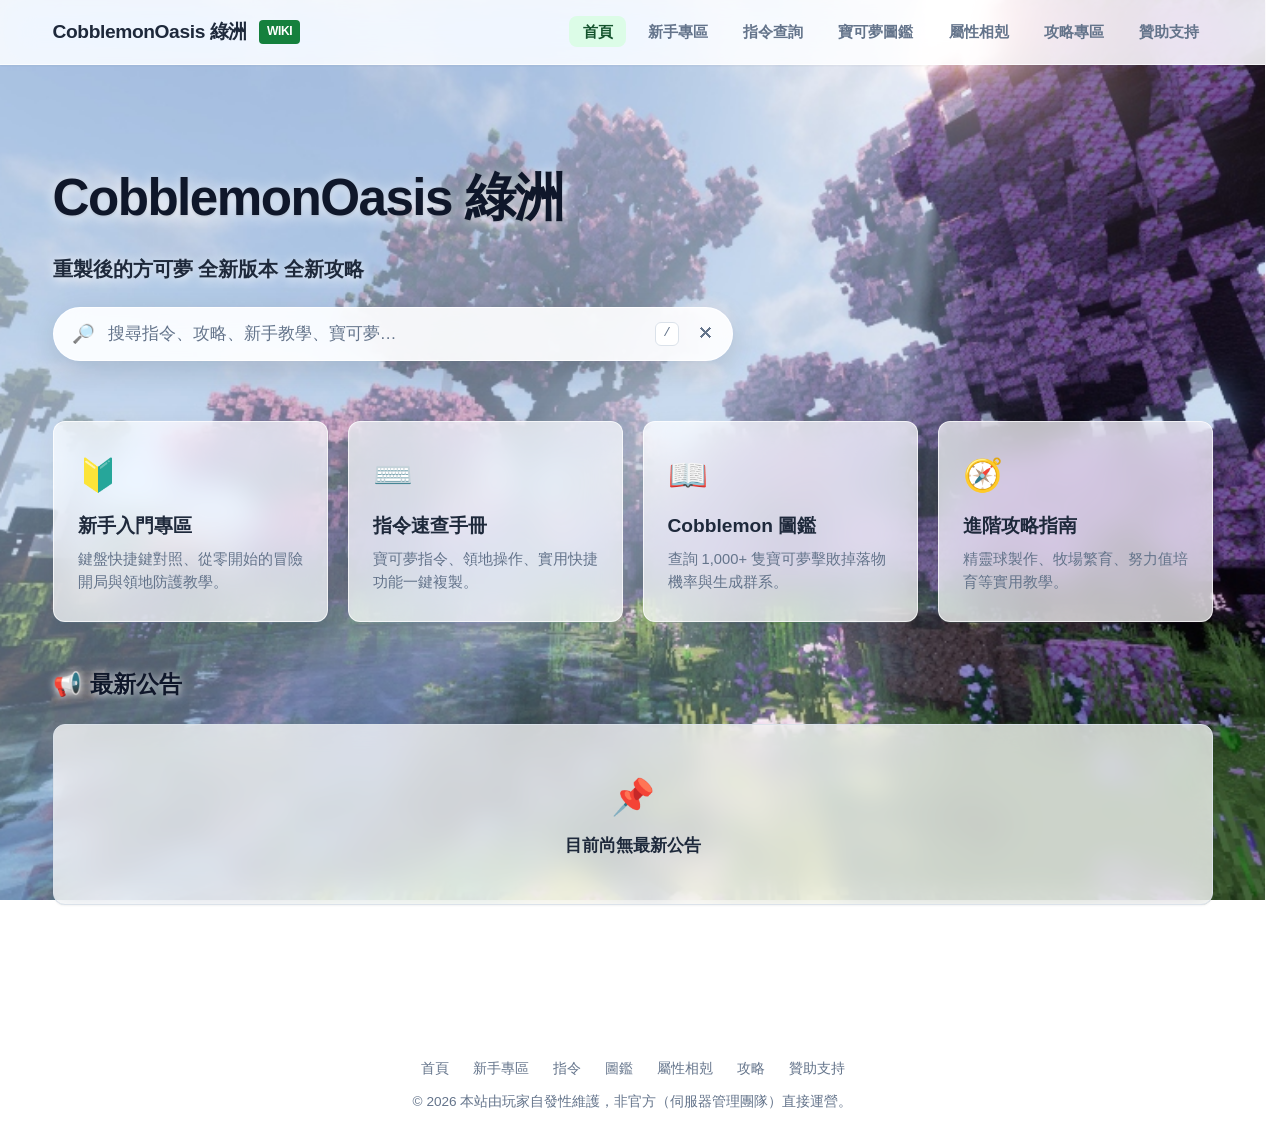
<file: index.html>
<!DOCTYPE html>
<html lang="zh-TW">
<head>
  <meta charset="UTF-8">
  <meta name="viewport" content="width=device-width, initial-scale=1.0">
  <title>CobblemonOasis 綠洲 - 官方百科與指南</title>
  <link rel="stylesheet" href="css/main.css">
  <link rel="stylesheet" href="css/search.css">
  <style>
    /* Full Page Cherry Blossom Wallpaper */
    body {
      background: url('images/banners/hero-bg.jpg') center top / cover no-repeat fixed;
      min-height: 100vh;
      display: flex;
      flex-direction: column;
    }

    /* Glass Frosted Surfaces (Glassmorphism) */
    .site-header {
      background: rgba(255, 255, 255, 0.85);
      backdrop-filter: blur(16px) saturate(180%);
      -webkit-backdrop-filter: blur(16px) saturate(180%);
      border-bottom: 1px solid rgba(255, 255, 255, 0.65);
    }

    .site-footer {
      background: rgba(255, 255, 255, 0.85);
      backdrop-filter: blur(14px) saturate(180%);
      -webkit-backdrop-filter: blur(14px) saturate(180%);
      border-top: 1px solid rgba(255, 255, 255, 0.65);
      margin-top: auto;
    }

    /* Open Floating Hero Section (Left-aligned & perfectly flush with content) */
    .hero-open-section {
      padding: 3.5rem 0 2rem;
      text-align: left;
      max-width: 100%;
      margin: 0 0 1.75rem 0;
      position: relative;
    }
    .hero-badge {
      display: inline-block;
      font-size: 0.85rem;
      font-weight: 800;
      background: rgba(255, 255, 255, 0.85);
      backdrop-filter: blur(12px);
      -webkit-backdrop-filter: blur(12px);
      color: var(--primary-text);
      border: 1px solid rgba(255, 255, 255, 0.85);
      padding: 5px 16px;
      border-radius: 999px;
      text-transform: uppercase;
      letter-spacing: 0.05em;
      margin-bottom: 0.85rem;
      box-shadow: 0 4px 15px rgba(0, 0, 0, 0.06);
    }
    .hero-title {
      font-size: 3.2rem;
      font-weight: 900;
      color: #0f172a;
      letter-spacing: -0.03em;
      margin: 0.25rem 0 0.85rem;
      text-align: left;
      text-shadow: 0 2px 14px rgba(255, 255, 255, 0.95), 0 1px 3px rgba(0, 0, 0, 0.2);
    }
    .hero-tagline {
      font-size: 1.25rem;
      color: #1e293b;
      font-weight: 700;
      line-height: 1.6;
      margin: 0;
      max-width: 780px;
      text-align: left;
      text-shadow: 0 2px 12px rgba(255, 255, 255, 0.95);
    }

    /* Frosted Glass Quick Navigation Cards */
    .nav-card {
      background: rgba(255, 255, 255, 0.72);
      backdrop-filter: blur(16px) saturate(180%);
      -webkit-backdrop-filter: blur(16px) saturate(180%);
      border: 1px solid rgba(255, 255, 255, 0.7);
      border-radius: var(--radius-lg);
      padding: 1.75rem 1.5rem;
      text-decoration: none;
      color: inherit;
      box-shadow: 0 8px 30px rgba(0, 0, 0, 0.07);
      transition: all 0.25s cubic-bezier(0.16, 1, 0.3, 1);
      display: flex;
      flex-direction: column;
      justify-content: space-between;
    }
    .nav-card:hover {
      transform: translateY(-4px);
      background: rgba(255, 255, 255, 0.88);
      border-color: rgba(255, 255, 255, 0.95);
      box-shadow: 0 14px 40px rgba(0, 0, 0, 0.12);
    }

    /* Inner Announcement Items (Frosted Glass) */
    .announcement-item {
      background: rgba(255, 255, 255, 0.75);
      backdrop-filter: blur(14px) saturate(180%);
      -webkit-backdrop-filter: blur(14px) saturate(180%);
      border: 1px solid rgba(255, 255, 255, 0.8);
      border-radius: var(--radius-md);
      padding: 1.25rem 1.5rem;
      transition: all 0.2s ease;
      box-shadow: 0 4px 16px rgba(0, 0, 0, 0.05);
    }
    .announcement-item:hover {
      background: rgba(255, 255, 255, 0.92);
      border-color: #cbd5e1;
      transform: translateY(-2px);
      box-shadow: 0 8px 24px rgba(0, 0, 0, 0.08);
    }
    .announcement-item.pinned {
      border-left: 4px solid var(--accent-red);
      background: rgba(255, 254, 250, 0.9);
    }
    .announcement-tag {
      font-size: 0.75rem;
      font-weight: 800;
      padding: 2px 8px;
      border-radius: var(--radius-sm);
      display: inline-block;
    }
    .tag-活動 { background: #fee2e2; color: #991b1b; }
    .tag-更新 { background: #dcfce7; color: #166534; }
    .tag-維護 { background: #fef3c7; color: #92400e; }
    .tag-重要 { background: #e0e7ff; color: #3730a3; }
    .tag-一般 { background: #f1f5f9; color: #475569; }
  </style>
</head>
<body>

  <!-- Top Navigation -->
  <header class="site-header">
    <div class="nav-container">
      <a href="index.html" class="brand-link">
        <span class="server-name-target">CobblemonOasis 綠洲</span>
        <span class="brand-badge">WIKI</span>
      </a>
      <ul class="nav-links">
        <li><a href="index.html" class="active">首頁</a></li>
        <li><a href="beginner.html">新手專區</a></li>
        <li><a href="commands.html">指令查詢</a></li>
        <li><a href="pokedex.html">寶可夢圖鑑</a></li>
        <li><a href="type-chart.html">屬性相剋</a></li>
        <li><a href="guides.html">攻略專區</a></li>
        <li><a href="donate.html">贊助支持</a></li>
      </ul>
    </div>
  </header>

  <!-- Main Content -->
  <main class="main-content">
    
    <!-- Hero Section (Left-aligned & perfectly flush with content) -->
    <section class="hero-open-section">
      <h1 id="hero-title" class="server-name-target hero-title">
        CobblemonOasis 綠洲
      </h1>
      <p id="hero-tagline" class="hero-tagline">
        在全新的方塊世界中，踏上專屬於你的寶可夢冒險旅程！
      </p>

      <!-- 全站搜尋 -->
      <div class="site-search" role="search">
        <div class="site-search-bar">
          <span class="ss-icon" aria-hidden="true">🔎</span>
          <input id="site-search-input" type="text" enterkeyhint="search" autocomplete="off" spellcheck="false" aria-label="搜尋全站" aria-expanded="false" placeholder="搜尋指令、攻略、新手教學、寶可夢…">
          <span class="ss-kbd" title="按 / 快速搜尋">/</span>
          <button type="button" class="ss-clear" id="site-search-clear" aria-label="清除" title="清除">✕</button>
        </div>
        <div id="site-search-results" class="site-search-results"></div>
      </div>
    </section>

    <!-- Quick Navigation Hub (Frosted Glass Cards) -->
    <div id="hero-quick-nav" style="display: grid; grid-template-columns: repeat(auto-fit, minmax(260px, 1fr)); gap: 1.25rem; margin-bottom: 2.75rem;">
      <a href="beginner.html" class="nav-card">
        <div>
          <div style="font-size: 2rem; margin-bottom: 0.65rem;">🔰</div>
          <div style="font-weight: 800; font-size: 1.2rem; margin-bottom: 0.35rem; color: var(--text-main);">新手入門專區</div>
          <div style="font-size: 0.92rem; color: var(--text-muted); line-height: 1.55;">鍵盤快捷鍵對照、從零開始的冒險開局與領地防護教學。</div>
        </div>
      </a>
      <a href="commands.html" class="nav-card">
        <div>
          <div style="font-size: 2rem; margin-bottom: 0.65rem;">⌨️</div>
          <div style="font-weight: 800; font-size: 1.2rem; margin-bottom: 0.35rem; color: var(--text-main);">指令速查手冊</div>
          <div style="font-size: 0.92rem; color: var(--text-muted); line-height: 1.55;">寶可夢指令、領地操作、實用快捷功能一鍵複製。</div>
        </div>
      </a>
      <a href="pokedex.html" class="nav-card">
        <div>
          <div style="font-size: 2rem; margin-bottom: 0.65rem;">📖</div>
          <div style="font-weight: 800; font-size: 1.2rem; margin-bottom: 0.35rem; color: var(--text-main);">Cobblemon 圖鑑</div>
          <div style="font-size: 0.92rem; color: var(--text-muted); line-height: 1.55;">查詢 1,000+ 隻寶可夢擊敗掉落物機率、群系加成與立繪。</div>
        </div>
      </a>
      <a href="guides.html" class="nav-card">
        <div>
          <div style="font-size: 2rem; margin-bottom: 0.65rem;">🧭</div>
          <div style="font-weight: 800; font-size: 1.2rem; margin-bottom: 0.35rem; color: var(--text-main);">進階攻略指南</div>
          <div style="font-size: 0.92rem; color: var(--text-muted); line-height: 1.55;">精靈球製作、牧場繁育、努力值培育等實用教學。</div>
        </div>
      </a>
    </div>

    <!-- Server Announcement Section (Flush left with navigation grid) -->
    <section class="announcements-section" style="margin-bottom: 3.5rem;">
      <div style="margin-bottom: 1.25rem; display: flex; justify-content: space-between; align-items: center;">
        <h2 style="font-size: 1.45rem; font-weight: 800; color: #0f172a; display: flex; align-items: center; gap: 0.5rem; margin: 0; text-shadow: 0 1px 8px rgba(255,255,255,0.95);">
          <span>📢</span>
          <span>最新公告</span>
        </h2>
        <span style="font-size: 0.88rem; color: #1e293b; font-weight: 700; text-shadow: 0 1px 6px rgba(255,255,255,0.95);" id="announcement-count-info"></span>
      </div>

      <!-- Announcement List Container -->
      <div id="announcement-list" style="display: flex; flex-direction: column; gap: 0.85rem;"></div>

      <!-- Empty State -->
      <div id="announcement-empty" class="card" style="display: none; text-align: center; padding: 2.75rem 1.5rem; color: var(--text-muted); background: rgba(255, 255, 255, 0.75); backdrop-filter: blur(14px);">
        <div style="font-size: 2.2rem; margin-bottom: 0.5rem;">📌</div>
        <div style="font-weight: 700; font-size: 1.05rem; color: var(--text-main);">目前尚無最新公告</div>      </div>
    </section>

  </main>

  <!-- Site Footer -->
  <footer class="site-footer">
    <div class="footer-links">
      <a href="index.html">首頁</a>
      <a href="beginner.html">新手專區</a>
      <a href="commands.html">指令</a>
      <a href="pokedex.html">圖鑑</a>
      <a href="type-chart.html">屬性相剋</a>
      <a href="guides.html">攻略</a>
      <a href="donate.html">贊助支持</a>
    </div>
    <p>© 2026 本站由玩家自發性維護，非官方（伺服器管理團隊）直接運營。</p>
  </footer>

  <script src="data/database.js"></script>
  <script src="js/core.js"></script>
  <script src="js/vendor/fuse.min.js"></script>
  <script src="js/search.js"></script>
  <script>
    document.addEventListener('DOMContentLoaded', async () => {
      const cfg = await Core.loadJSON('config', 'data/config.json');
      if (cfg) {
        if (cfg.serverName) {
          const expectedTitle = `${cfg.serverName} - 官方百科與指南`;
          if (document.title !== expectedTitle) document.title = expectedTitle;
          document.querySelectorAll('.server-name-target').forEach(el => {
            if (el.textContent !== cfg.serverName) el.textContent = cfg.serverName;
          });
        }
        if (cfg.tagline) {
          document.getElementById('hero-tagline').textContent = cfg.tagline;
        }

        // Render Quick Nav Cards from config
        if (cfg.quickNav && Array.isArray(cfg.quickNav) && cfg.quickNav.length > 0) {
          const navContainer = document.getElementById('hero-quick-nav');
          if (navContainer) {
            navContainer.innerHTML = cfg.quickNav.map(item => `
              <a href="${escapeHTML(item.link || '#')}" class="nav-card">
                <div>
                  <div style="font-size: 2rem; margin-bottom: 0.65rem;">${escapeHTML(item.icon || '📌')}</div>
                  <div style="font-weight: 800; font-size: 1.2rem; margin-bottom: 0.35rem; color: var(--text-main);">${escapeHTML(item.title || '')}</div>
                  <div style="font-size: 0.92rem; color: var(--text-muted); line-height: 1.55;">${escapeHTML(item.desc || '')}</div>
                </div>
              </a>
            `).join('');
          }
        }
      }

      // Load Announcements
      const announcements = await Core.loadJSON('announcements', 'data/announcements.json') || [];
      const annList = document.getElementById('announcement-list');
      const annEmpty = document.getElementById('announcement-empty');
      const annCountInfo = document.getElementById('announcement-count-info');

      if (!announcements || announcements.length === 0) {
        if (annEmpty) annEmpty.style.display = 'block';
        if (annCountInfo) annCountInfo.textContent = '';
      } else {
        if (annEmpty) annEmpty.style.display = 'none';
        if (annCountInfo) annCountInfo.textContent = `共 ${announcements.length} 則動態`;

        // Pinned announcements always rise to the top, then sorted by date
        const sortedAnnouncements = [...announcements].sort((a, b) => {
          const aPin = a.pinned ? 1 : 0;
          const bPin = b.pinned ? 1 : 0;
          if (aPin !== bPin) return bPin - aPin;
          return (b.date || '').localeCompare(a.date || '');
        });

        sortedAnnouncements.forEach(a => {
          const item = document.createElement('div');
          const isPinned = a.pinned ? 'pinned' : '';
          item.className = `announcement-item ${isPinned}`;

          const tagClass = 'tag-' + (a.category || '一般');
          item.innerHTML = `
            <div style="display: flex; justify-content: space-between; align-items: flex-start; gap: 0.75rem; flex-wrap: wrap;">
              <div style="display: flex; align-items: center; gap: 0.5rem;">
                ${a.pinned ? '<span style="font-size: 0.75rem; font-weight: 800; background: #dc2626; color: #fff; padding: 2px 6px; border-radius: var(--radius-sm);">📌 置頂</span>' : ''}
                <span class="announcement-tag ${tagClass}">${escapeHTML(a.category || '公告')}</span>
                <span style="font-weight: 800; font-size: 1.05rem; color: var(--text-main);">${escapeHTML(a.title || '無標題')}</span>
              </div>
              <div style="font-size: 0.8rem; color: var(--text-muted); font-family: var(--font-mono);">
                ${escapeHTML(a.date || '')}
              </div>
            </div>
            ${a.content ? `<div style="font-size: 0.92rem; color: var(--text-muted); line-height: 1.6; margin-top: 0.5rem;">${escapeHTML(a.content).replace(/\\n/g, '<br>')}</div>` : ''}
          `;
          annList.appendChild(item);
        });
      }

      function escapeHTML(str) {
        return String(str || '').replace(/[&<>'"]/g, 
          tag => ({ '&': '&amp;', '<': '&lt;', '>': '&gt;', "'": '&#39;', '"': '&quot;' }[tag] || tag));
      }
    });
  </script>
</body>
</html>
</file>
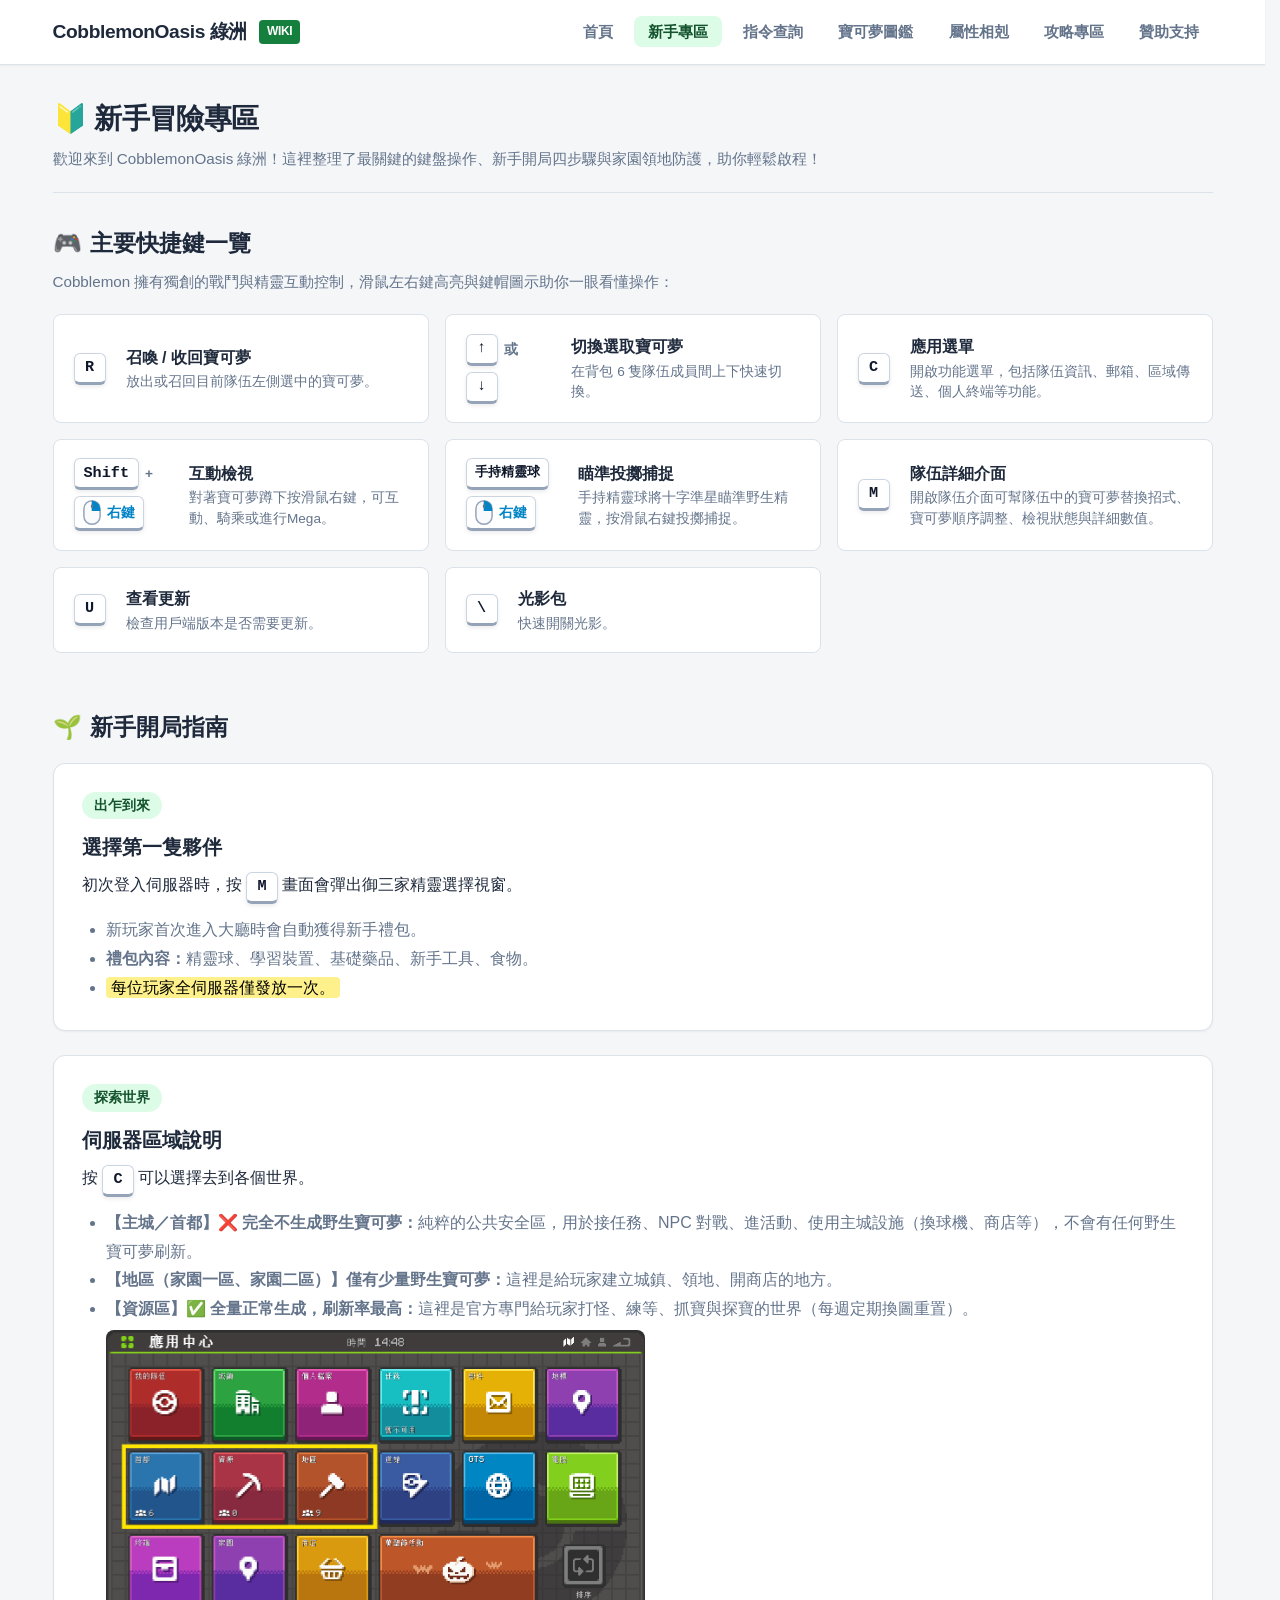
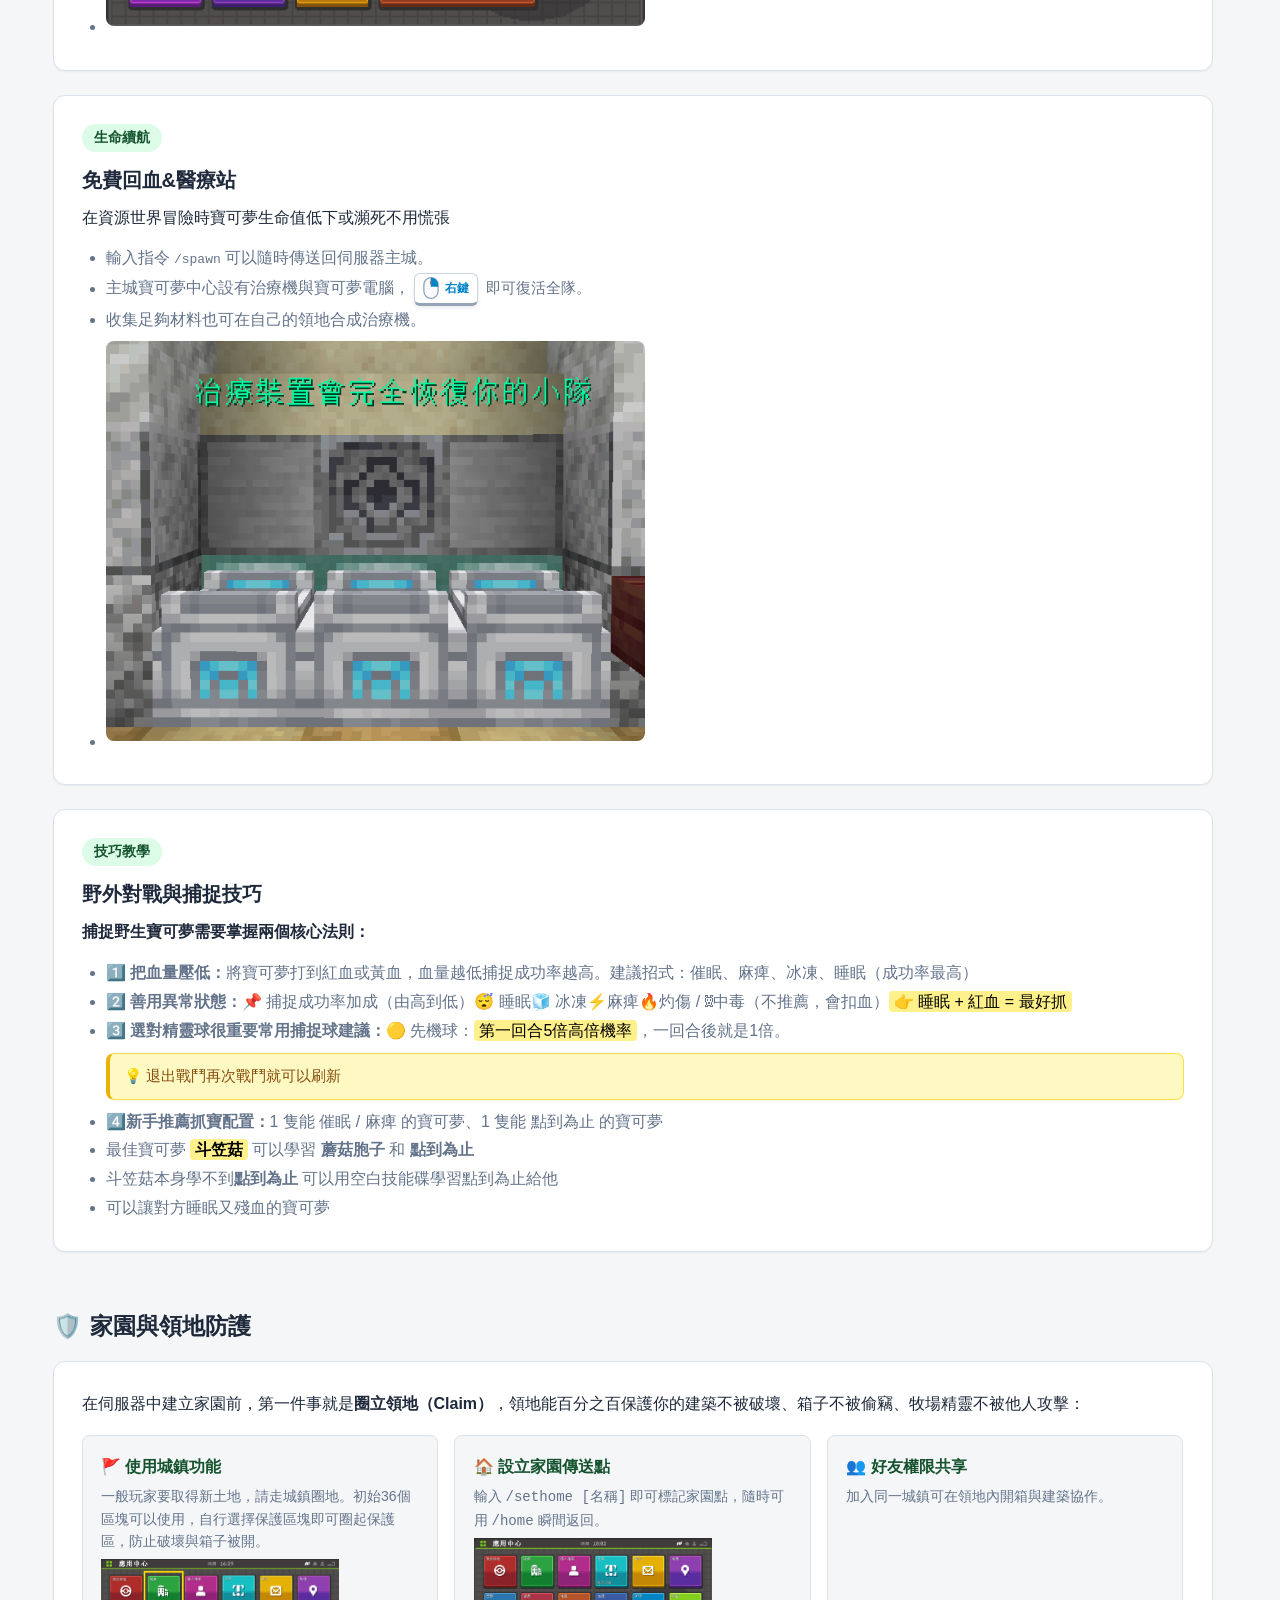
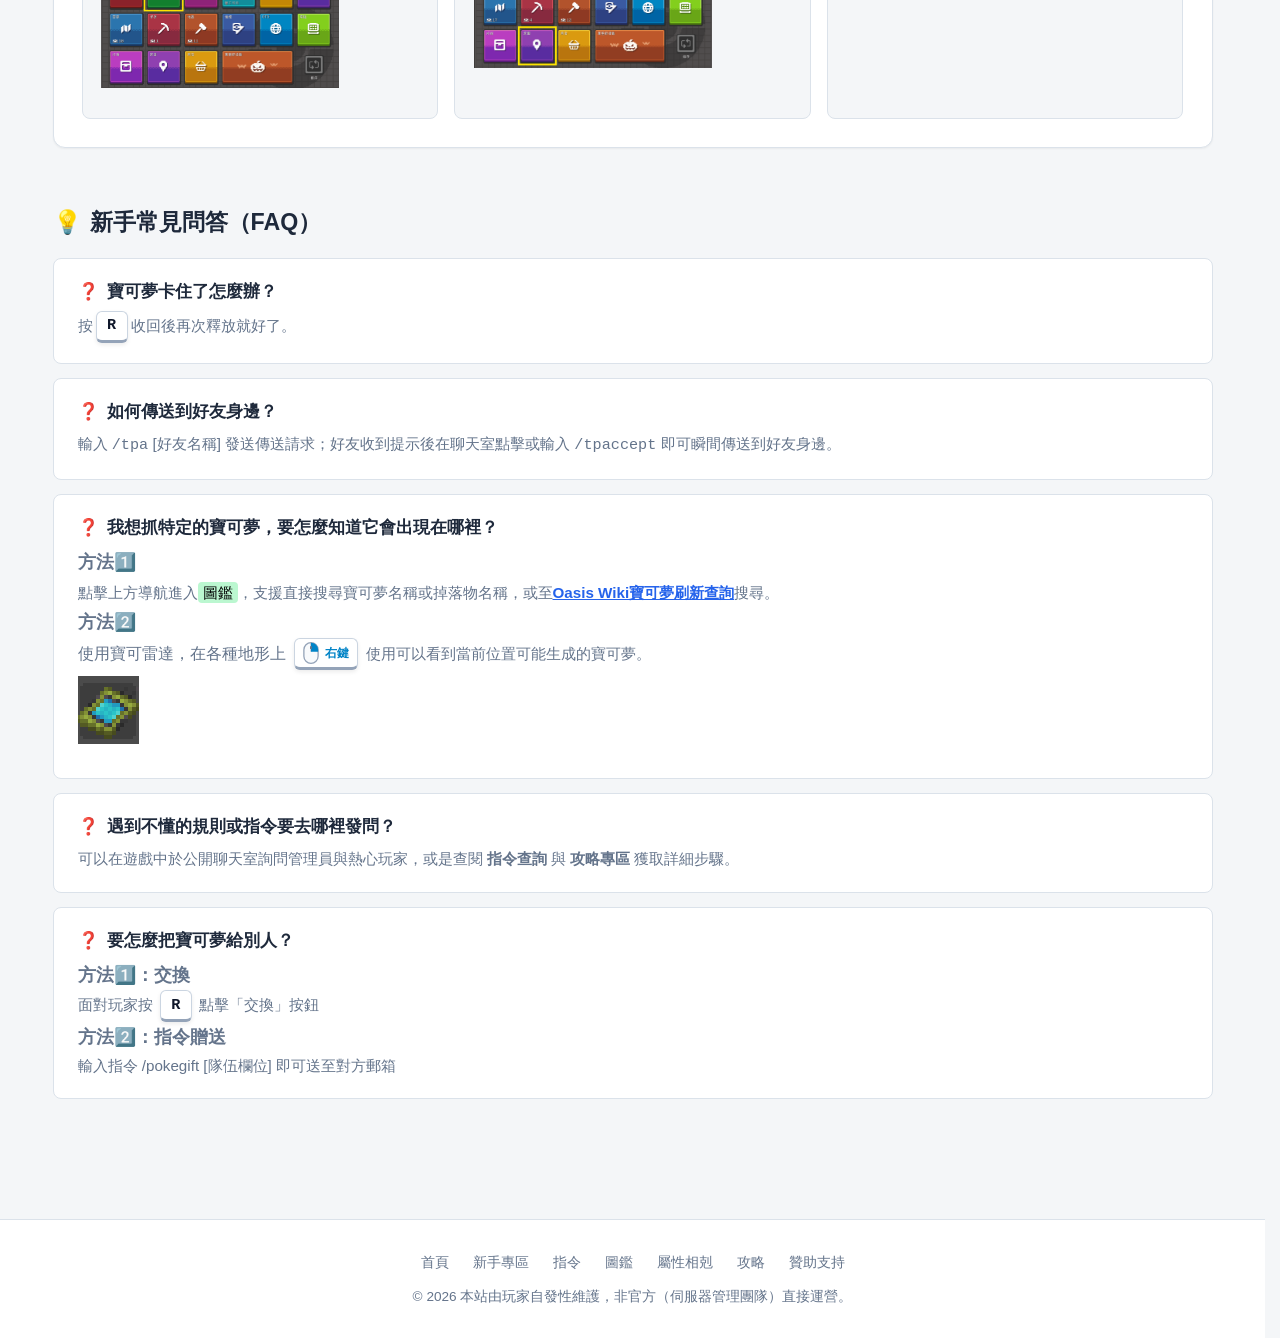
<file: beginner.html>
<!DOCTYPE html>
<html lang="zh-TW">
<head>
  <meta charset="UTF-8">
  <meta name="viewport" content="width=device-width, initial-scale=1.0">
  <title>CobblemonOasis 綠洲 - 新手入門專區</title>
  <link rel="stylesheet" href="css/main.css">
  <style>
    .shortcut-card {
      background: var(--bg-surface);
      border: 1px solid var(--border-color);
      border-radius: var(--radius-md);
      padding: 1.15rem 1.25rem;
      display: flex;
      align-items: center;
      gap: 1.25rem;
      transition: transform 0.15s ease, box-shadow 0.15s ease;
    }
    .shortcut-card:hover {
      transform: translateY(-2px);
      box-shadow: var(--shadow-sm);
      border-color: #cbd5e1;
    }
    .step-card {
      background: var(--bg-surface);
      border: 1px solid var(--border-color);
      border-radius: var(--radius-lg);
      padding: 1.75rem;
      margin-bottom: 1.5rem;
      position: relative;
      box-shadow: var(--shadow-sm);
    }
    .step-badge {
      display: inline-flex;
      align-items: center;
      gap: 6px;
      font-size: 0.85rem;
      font-weight: 800;
      color: var(--primary-text);
      background: var(--primary-light);
      padding: 3px 12px;
      border-radius: 999px;
      margin-bottom: 0.75rem;
    }
    .faq-card {
      background: var(--bg-surface);
      border: 1px solid var(--border-color);
      border-radius: var(--radius-md);
      padding: 1.25rem 1.5rem;
      margin-bottom: 0.85rem;
    }
    .faq-q {
      font-weight: 800;
      font-size: 1.05rem;
      color: var(--text-main);
      display: flex;
      align-items: center;
      gap: 0.5rem;
      margin-bottom: 0.35rem;
    }
    .faq-a {
      font-size: 0.95rem;
      color: var(--text-muted);
      line-height: 1.7;
    }
  </style>
</head>
<body>

  <!-- Top Navigation -->
  <header class="site-header">
    <div class="nav-container">
      <a href="index.html" class="brand-link">
        <span class="server-name-target">CobblemonOasis 綠洲</span>
        <span class="brand-badge">WIKI</span>
      </a>
      <ul class="nav-links">
        <li><a href="index.html">首頁</a></li>
        <li><a href="beginner.html" class="active">新手專區</a></li>
        <li><a href="commands.html">指令查詢</a></li>
        <li><a href="pokedex.html">寶可夢圖鑑</a></li>
        <li><a href="type-chart.html">屬性相剋</a></li>
        <li><a href="guides.html">攻略專區</a></li>
        <li><a href="donate.html">贊助支持</a></li>
      </ul>
    </div>
  </header>

  <!-- Main Content -->
  <main class="main-content">
    
    <!-- Page Header -->
    <div class="page-header">
      <h1 class="page-title">🔰 新手冒險專區</h1>
      <p class="page-desc">歡迎來到 <span class="server-name-target">CobblemonOasis 綠洲</span>！這裡整理了最關鍵的鍵盤操作、新手開局四步驟與家園領地防護，助你輕鬆啟程！</p>
    </div>

    <!-- Section 1: Keybindings & Controls -->
    <section style="margin-bottom: 3.5rem;">
      <h2 style="font-size: 1.45rem; font-weight: 800; color: var(--text-main); margin-bottom: 0.5rem; display: flex; align-items: center; gap: 0.5rem;">
        <span>🎮</span> 主要快捷鍵一覽
      </h2>
      <p style="color: var(--text-muted); font-size: 0.95rem; margin-bottom: 1.25rem;">
        Cobblemon 擁有獨創的戰鬥與精靈互動控制，滑鼠左右鍵高亮與鍵帽圖示助你一眼看懂操作：
      </p>

      <!-- Dynamic Shortcuts Grid -->
      <div id="beginner-shortcuts-grid" style="display: grid; grid-template-columns: repeat(auto-fit, minmax(290px, 1fr)); gap: 1rem;"></div>
    </section>

    <!-- Section 2: Beginner 4 Steps -->
    <section style="margin-bottom: 3.5rem;">
      <h2 style="font-size: 1.45rem; font-weight: 800; color: var(--text-main); margin-bottom: 1rem; display: flex; align-items: center; gap: 0.5rem;">
        <span>🌱</span> 新手開局指南
      </h2>
      <div id="beginner-steps-container"></div>
    </section>

    <!-- Section 3: Territory & Home Safety -->
    <section style="margin-bottom: 3.5rem;">
      <h2 style="font-size: 1.45rem; font-weight: 800; color: var(--text-main); margin-bottom: 1rem; display: flex; align-items: center; gap: 0.5rem;">
        <span>🛡️</span> 家園與領地防護
      </h2>
      <div class="card" style="padding: 1.75rem; border: 1px solid var(--border-color); border-radius: var(--radius-lg);">
        <p style="color: var(--text-main); line-height: 1.8; margin-bottom: 1rem;">
          在伺服器中建立家園前，第一件事就是<strong>圈立領地（Claim）</strong>，領地能百分之百保護你的建築不被破壞、箱子不被偷竊、牧場精靈不被他人攻擊：
        </p>

        <div id="beginner-safety-grid" style="display: grid; grid-template-columns: repeat(auto-fit, minmax(280px, 1fr)); gap: 1rem;"></div>
      </div>
    </section>

    <!-- Section 4: Beginner FAQ -->
    <section style="margin-bottom: 3.5rem;">
      <h2 style="font-size: 1.45rem; font-weight: 800; color: var(--text-main); margin-bottom: 1rem; display: flex; align-items: center; gap: 0.5rem;">
        <span>💡</span> 新手常見問答（FAQ）
      </h2>
      <div id="beginner-faq-container"></div>
    </section>

  </main>

  <!-- Site Footer -->
  <footer class="site-footer">
    <div class="footer-links">
      <a href="index.html">首頁</a>
      <a href="beginner.html">新手專區</a>
      <a href="commands.html">指令</a>
      <a href="pokedex.html">圖鑑</a>
      <a href="type-chart.html">屬性相剋</a>
      <a href="guides.html">攻略</a>
      <a href="donate.html">贊助支持</a>
    </div>
    <p>© 2026 本站由玩家自發性維護，非官方（伺服器管理團隊）直接運營。</p>
  </footer>

  <script src="data/database.js"></script>
  <script src="js/core.js"></script>
  <script>
    document.addEventListener('DOMContentLoaded', async () => {
      // Dynamic Server Name
      const cfg = await Core.loadJSON('config', 'data/config.json');
      if (cfg && cfg.serverName) {
        document.title = `${cfg.serverName} - 新手入門專區`;
        document.querySelectorAll('.server-name-target').forEach(el => {
          el.textContent = cfg.serverName;
        });
      }

      // Load Beginner Data from JSON
      const data = await Core.loadJSON('beginner', 'data/beginner.json');
      if (!data) return;

      // 1. Render Shortcuts
      const grid = document.getElementById('beginner-shortcuts-grid');
      if (grid && data.shortcuts && Array.isArray(data.shortcuts)) {
        grid.innerHTML = data.shortcuts.map(item => `
          <div class="shortcut-card">
            ${renderKeyMouseVisual(item)}
            <div>
              <div style="font-weight: 800; font-size: 1rem; color: var(--text-main); margin-bottom: 2px;">${renderRichText(item.title || '')}</div>
              <div style="font-size: 0.85rem; color: var(--text-muted); line-height: 1.5;">${renderRichText(item.desc || '')}</div>
            </div>
          </div>
        `).join('');
      }

      // 2. Render Steps
      const stepsContainer = document.getElementById('beginner-steps-container');
      if (stepsContainer && data.steps && Array.isArray(data.steps)) {
        stepsContainer.innerHTML = data.steps.map(step => `
          <div class="step-card">
            <div class="step-badge">${renderRichText(step.badge || '指南')}</div>
            <h3 style="font-size: 1.25rem; font-weight: 800; margin-bottom: 0.5rem; color: var(--text-main);">${renderRichText(step.title || '')}</h3>
            ${step.desc ? `<p style="color: var(--text-main); line-height: 1.8; margin-bottom: 0.75rem;">${renderRichText(step.desc)}</p>` : ''}
            ${step.points && step.points.length > 0 ? `
              <ul style="padding-left: 1.5rem; line-height: 1.8; color: var(--text-muted);">
                ${step.points.map(pt => `<li>${renderRichText(pt)}</li>`).join('')}
              </ul>
            ` : ''}
          </div>
        `).join('');
      }

      // 3. Render Safety
      const safetyGrid = document.getElementById('beginner-safety-grid');
      if (safetyGrid && data.safety && Array.isArray(data.safety)) {
        safetyGrid.innerHTML = data.safety.map(s => `
          <div style="background: var(--bg-page); padding: 1.15rem; border-radius: var(--radius-md); border: 1px solid var(--border-color);">
            <div style="font-weight: 800; color: var(--primary-text); margin-bottom: 0.35rem; font-size: 1rem;">${renderRichText(s.title || '')}</div>
            <div style="font-size: 0.88rem; color: var(--text-muted); line-height: 1.6;">${renderRichText(s.desc || '')}</div>
          </div>
        `).join('');
      }

      // 4. Render FAQ
      const faqContainer = document.getElementById('beginner-faq-container');
      if (faqContainer && data.faq && Array.isArray(data.faq)) {
        faqContainer.innerHTML = data.faq.map(f => `
          <div class="faq-card">
            <div class="faq-q"><span>❓</span> ${renderRichText(f.q || '')}</div>
            <div class="faq-a">${renderRichText(f.a || '')}</div>
          </div>
        `).join('');
      }

      // 5. 從首頁搜尋跳轉過來（?h=標題）：捲到該區塊並短暫標示
      const hParam = new URLSearchParams(location.search).get('h');
      if (hParam) {
        const norm = (s) => String(s || '').replace(/\s+/g, ' ').trim();
        const want = norm(hParam);
        const cards = document.querySelectorAll('.shortcut-card, .step-card, .faq-card, #beginner-safety-grid > div');
        const hit = Array.from(cards).find(el => norm(el.textContent).includes(want));
        if (hit) {
          hit.classList.add('ss-flash-target');
          setTimeout(() => hit.scrollIntoView({ block: 'center', behavior: 'smooth' }), 150);
        }
      }
    });

    function renderKeyMouseVisual(item) {
      const parts = [];
      const btn = item.mouseButton || 'none';
      
      if (item.keyDisplay) {
        if (item.keyType === 'mouse' && item.keyDisplay === '手持精靈球') {
          parts.push(`<span class="keycap" style="font-size: 0.8rem; padding: 0 8px; white-space: nowrap;">手持精靈球</span>`);
        } else {
          const keys = item.keyDisplay.split(/(\s*\+\s*|\s*或\s*)/);
          keys.forEach(k => {
            const trimmed = k.trim();
            if (trimmed === '+' || trimmed === '或') {
              parts.push(`<span style="font-weight: 800; color: var(--text-muted); font-size: 0.85rem;">${trimmed}</span>`);
            } else if (trimmed) {
              parts.push(`<span class="keycap">${escapeHTML(trimmed)}</span>`);
            }
          });
        }
      }

      if (btn === 'right') {
        if (parts.length > 0 && item.keyType !== 'mouse') {
          parts.push(`<span style="font-weight: 800; color: var(--text-muted); font-size: 0.85rem;">+</span>`);
        }
        parts.push(`
          <div class="mouse-indicator mouse-right" title="滑鼠右鍵點擊">
            <svg viewBox="0 0 24 34" width="18" height="25">
              <rect x="1" y="1" width="22" height="32" rx="11" fill="#f8fafc" stroke="#94a3b8" stroke-width="2"/>
              <line x1="12" y1="1" x2="12" y2="15" stroke="#94a3b8" stroke-width="1.5"/>
              <path class="btn-left" d="M1 12 C1 6 6 1 12 1 L12 15 L1 15 Z" fill="transparent"/>
              <path class="btn-right" d="M12 1 C18 1 23 6 23 12 L23 15 L12 15 Z" fill="#0284c7"/>
              <rect x="10.5" y="6" width="3" height="5" rx="1.5" fill="#64748b"/>
            </svg>
            <span class="mouse-label">右鍵</span>
          </div>
        `);
      } else if (btn === 'left') {
        if (parts.length > 0 && item.keyType !== 'mouse') {
          parts.push(`<span style="font-weight: 800; color: var(--text-muted); font-size: 0.85rem;">+</span>`);
        }
        parts.push(`
          <div class="mouse-indicator mouse-left" title="滑鼠左鍵點擊">
            <svg viewBox="0 0 24 34" width="18" height="25">
              <rect x="1" y="1" width="22" height="32" rx="11" fill="#f8fafc" stroke="#94a3b8" stroke-width="2"/>
              <line x1="12" y1="1" x2="12" y2="15" stroke="#94a3b8" stroke-width="1.5"/>
              <path class="btn-left" d="M1 12 C1 6 6 1 12 1 L12 15 L1 15 Z" fill="#dc2626"/>
              <path class="btn-right" d="M12 1 C18 1 23 6 23 12 L23 15 L12 15 Z" fill="transparent"/>
              <rect x="10.5" y="6" width="3" height="5" rx="1.5" fill="#64748b"/>
            </svg>
            <span class="mouse-label">左鍵</span>
          </div>
        `);
      }

      return `<div class="keycap-combo">${parts.join('')}</div>`;
    }

    // 文字轉換規則集中在 js/core.js 的 Core.renderRichText（後台所見即所得編輯框共用同一套）
    function renderRichText(str) {
      return Core.renderRichText(str);
    }

    function escapeHTML(str) {
      return String(str || '').replace(/[&<>'"]/g, 
        tag => ({ '&': '&amp;', '<': '&lt;', '>': '&gt;', "'": '&#39;', '"': '&quot;' }[tag] || tag));
    }
  </script>
</body>
</html>
</file>
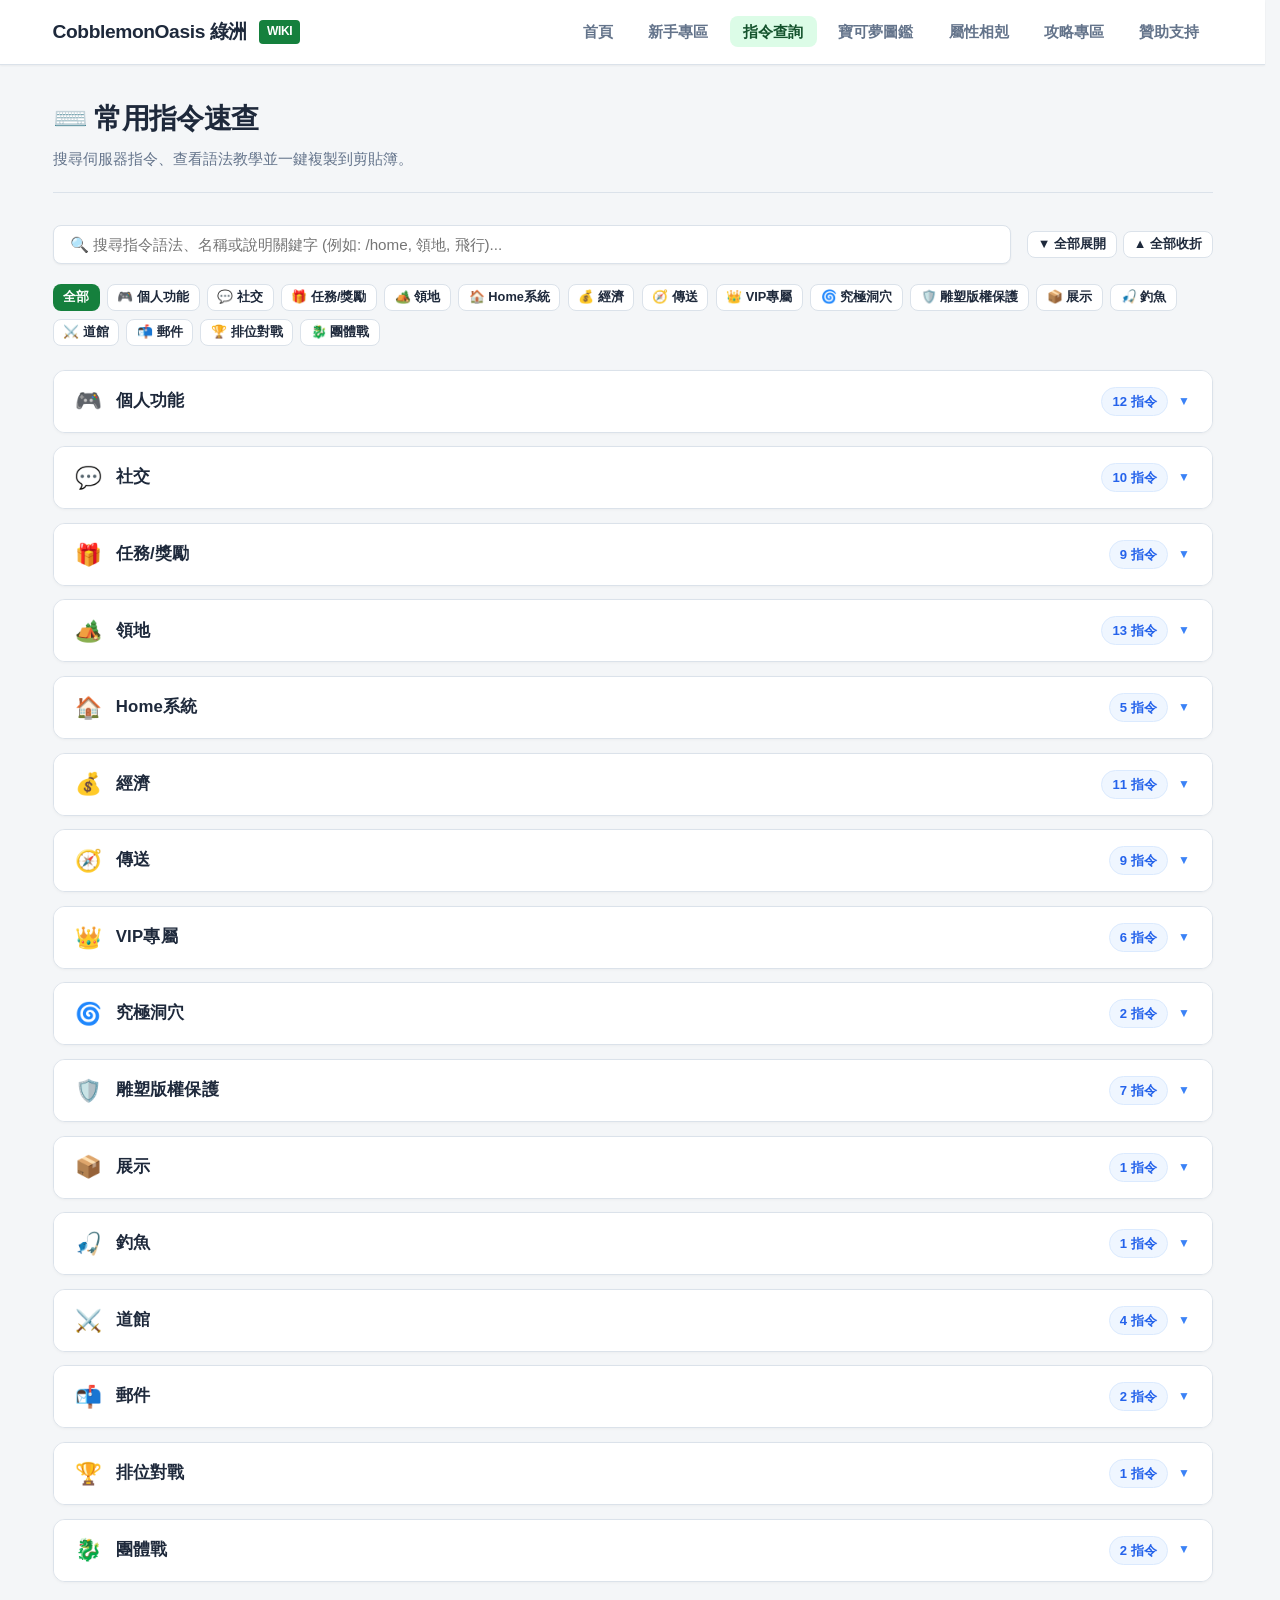
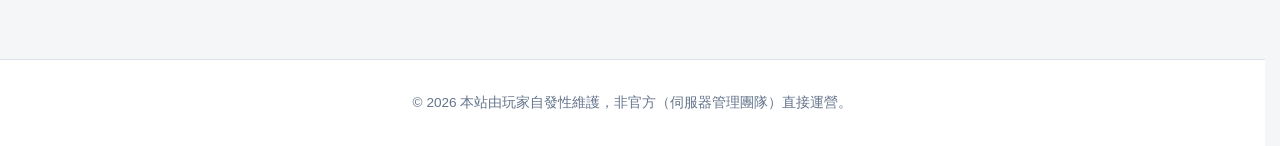
<file: commands.html>
<!DOCTYPE html>
<html lang="zh-TW">
<head>
  <meta charset="UTF-8">
  <meta name="viewport" content="width=device-width, initial-scale=1.0">
  <title>CobblemonOasis 綠洲 - 常用指令速查</title>
  <link rel="stylesheet" href="css/main.css">
</head>
<body>

  <!-- Top Navigation -->
  <header class="site-header">
    <div class="nav-container">
      <a href="index.html" class="brand-link">
        <span class="server-name-target">CobblemonOasis 綠洲</span>
        <span class="brand-badge">WIKI</span>
      </a>
      <ul class="nav-links">
        <li><a href="index.html">首頁</a></li>
        <li><a href="beginner.html">新手專區</a></li>
        <li><a href="commands.html" class="active">指令查詢</a></li>
        <li><a href="pokedex.html">寶可夢圖鑑</a></li>
        <li><a href="type-chart.html">屬性相剋</a></li>
        <li><a href="guides.html">攻略專區</a></li>
        <li><a href="donate.html">贊助支持</a></li>
      </ul>
    </div>
  </header>

  <!-- Main Content -->
  <main class="main-content">
    <div class="page-header">
      <h1 class="page-title">⌨️ 常用指令速查</h1>
      <p class="page-desc">搜尋伺服器指令、查看語法教學並一鍵複製到剪貼簿。</p>
    </div>

    <!-- Search & Filter Controls -->
    <div style="display: flex; gap: 1rem; margin-bottom: 1.25rem; flex-wrap: wrap; align-items: center;">
      <div style="flex: 1; min-width: 260px;">
        <input type="text" id="command-search" class="card" style="width: 100%; padding: 0.65rem 1rem; border: 1px solid var(--border-color); font-size: 0.95rem; border-radius: var(--radius-md);" placeholder="🔍 搜尋指令語法、名稱或說明關鍵字 (例如: /home, 領地, 飛行)...">
      </div>
      <div style="display: flex; gap: 0.4rem;">
        <button type="button" id="btn-expand-all" class="btn btn-secondary btn-sm">▼ 全部展開</button>
        <button type="button" id="btn-collapse-all" class="btn btn-secondary btn-sm">▲ 全部收折</button>
      </div>
    </div>

    <div id="category-filters" style="display: flex; gap: 0.45rem; flex-wrap: wrap; margin-bottom: 1.5rem;">
      <button class="btn btn-primary active btn-sm" data-cat="all">全部</button>
      <button class="btn btn-secondary btn-sm" data-cat="個人功能">🎮 個人功能</button>
      <button class="btn btn-secondary btn-sm" data-cat="社交">💬 社交</button>
      <button class="btn btn-secondary btn-sm" data-cat="任務/獎勵">🎁 任務/獎勵</button>
      <button class="btn btn-secondary btn-sm" data-cat="領地">🏕️ 領地</button>
      <button class="btn btn-secondary btn-sm" data-cat="Home系統">🏠 Home系統</button>
      <button class="btn btn-secondary btn-sm" data-cat="經濟">💰 經濟</button>
      <button class="btn btn-secondary btn-sm" data-cat="傳送">🧭 傳送</button>
      <button class="btn btn-secondary btn-sm" data-cat="VIP專屬">👑 VIP專屬</button>
    </div>

    <!-- Commands List Container -->
    <div id="commands-list"></div>

    <!-- Empty State -->
    <div id="commands-empty" class="empty-state" style="display: none;">
      <div class="empty-icon">⌨️</div>
      <div class="empty-title">目前尚未建立任何指令資料</div>
      <div class="empty-desc">請嘗試其他關鍵字或切換分類標籤。</div>
    </div>

  </main>

  <!-- Site Footer -->
  <footer class="site-footer">
    <p>© 2026 本站由玩家自發性維護，非官方（伺服器管理團隊）直接運營。</p>
  </footer>

  <script src="data/database.js"></script>
  <script src="js/core.js"></script>
  <script src="js/commands.js"></script>
</body>
</html>
</file>
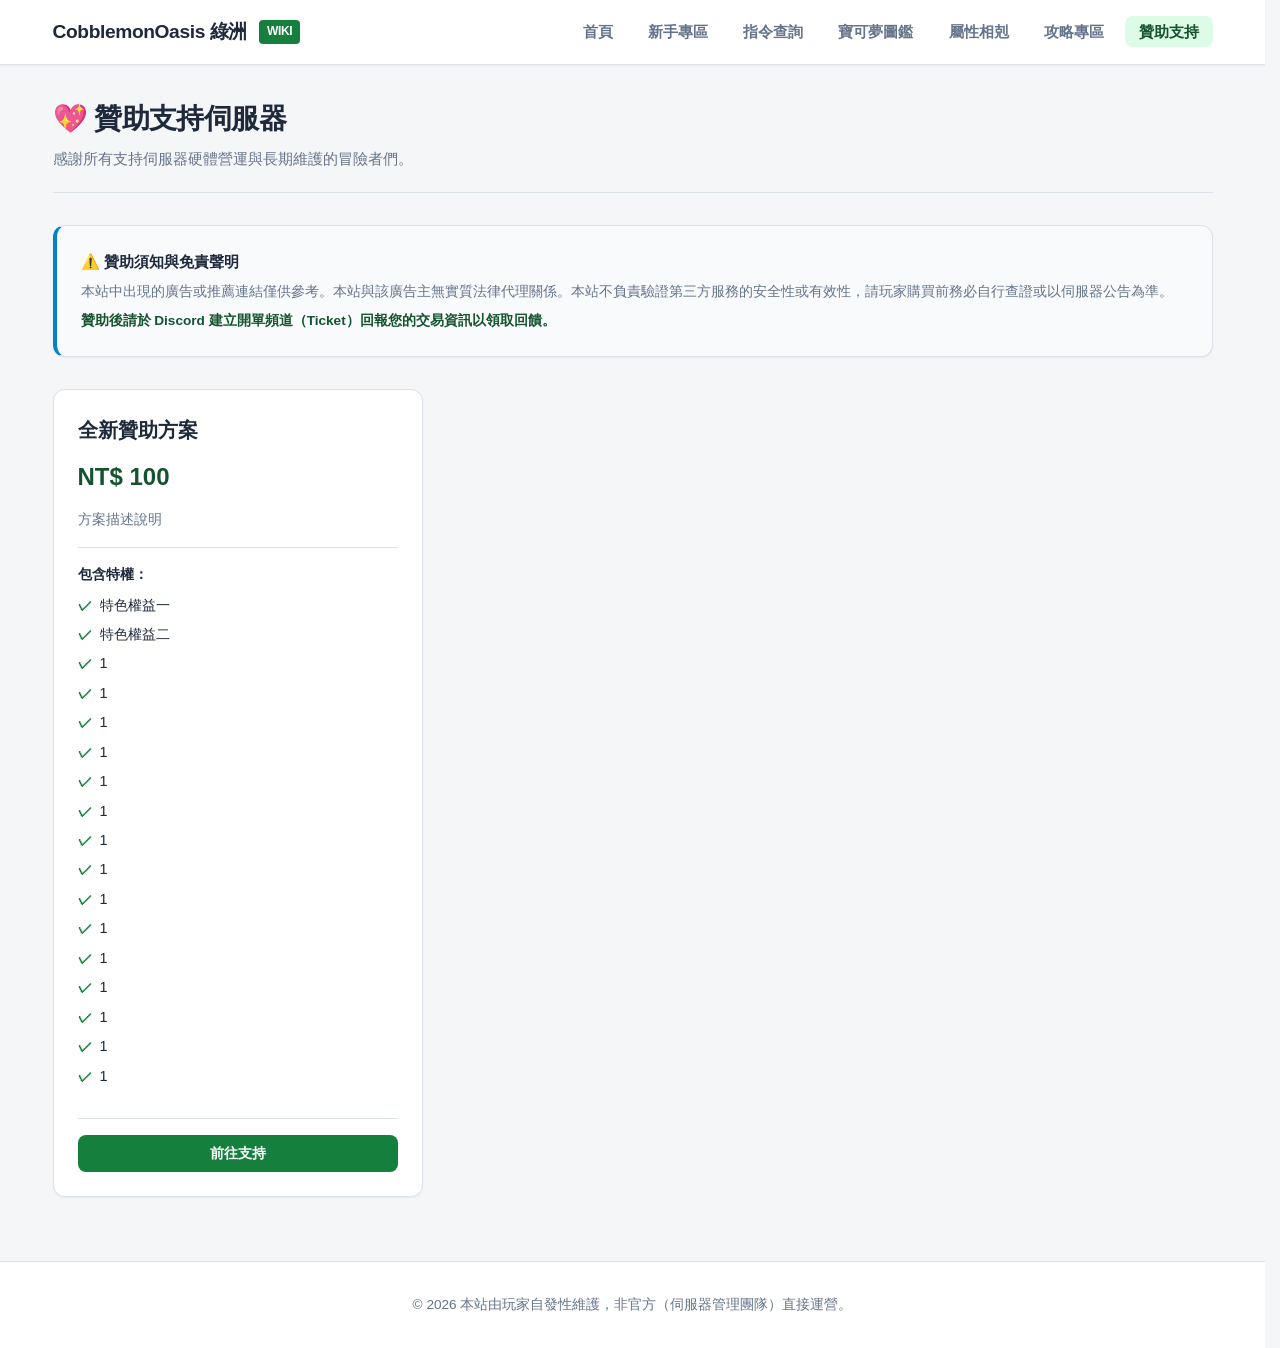
<file: donate.html>
<!DOCTYPE html>
<html lang="zh-TW">
<head>
  <meta charset="UTF-8">
  <meta name="viewport" content="width=device-width, initial-scale=1.0">
  <title>CobblemonOasis 綠洲 - 贊助支持</title>
  <link rel="stylesheet" href="css/main.css">
</head>
<body>

  <!-- Top Navigation -->
  <header class="site-header">
    <div class="nav-container">
      <a href="index.html" class="brand-link">
        <span class="server-name-target">CobblemonOasis 綠洲</span>
        <span class="brand-badge">WIKI</span>
      </a>
      <ul class="nav-links">
        <li><a href="index.html">首頁</a></li>
        <li><a href="beginner.html">新手專區</a></li>
        <li><a href="commands.html">指令查詢</a></li>
        <li><a href="pokedex.html">寶可夢圖鑑</a></li>
        <li><a href="type-chart.html">屬性相剋</a></li>
        <li><a href="guides.html">攻略專區</a></li>
        <li><a href="donate.html" class="active">贊助支持</a></li>
      </ul>
      
    </div>
  </header>

  <!-- Main Content -->
  <main class="main-content">
    <div class="page-header">
      <h1 class="page-title">💖 贊助支持伺服器</h1>
      <p class="page-desc">感謝所有支持伺服器硬體營運與長期維護的冒險者們。</p>
    </div>

    <!-- EULA & Disclaimer Banner -->
    <div class="card" style="background: #f8fafc; border-left: 4px solid var(--accent-blue); margin-bottom: 2rem;">
      <div style="font-weight: 700; font-size: 0.95rem; color: var(--text-main); margin-bottom: 0.35rem;">⚠️ 贊助須知與免責聲明</div>
      <p id="donate-disclaimer" style="font-size: 0.88rem; color: var(--text-muted); line-height: 1.6; margin-bottom: 0.5rem;"></p>
      <div id="donate-contact" style="font-size: 0.85rem; font-weight: 600; color: var(--primary-text);"></div>
    </div>

    <!-- Packages Container -->
    <div id="donate-packages" style="display: grid; grid-template-columns: repeat(auto-fill, minmax(280px, 1fr)); gap: 1.5rem;"></div>

    <!-- Empty State -->
    <div id="donate-empty" class="empty-state" style="display: none;">
      <div class="empty-icon">💖</div>
      <div class="empty-title">目前尚未設定贊助方案</div>
      <div class="empty-desc">管理員可至後台設定各項支持回饋階級、價格與特權清單。</div>
      </div>

  </main>

  <!-- Site Footer -->
  <footer class="site-footer">
    <p>© 2026 本站由玩家自發性維護，非官方（伺服器管理團隊）直接運營。</p>
  </footer>

  <script src="data/database.js"></script>
  <script src="js/core.js"></script>
  <script src="js/donate.js"></script>
</body>
</html>
</file>
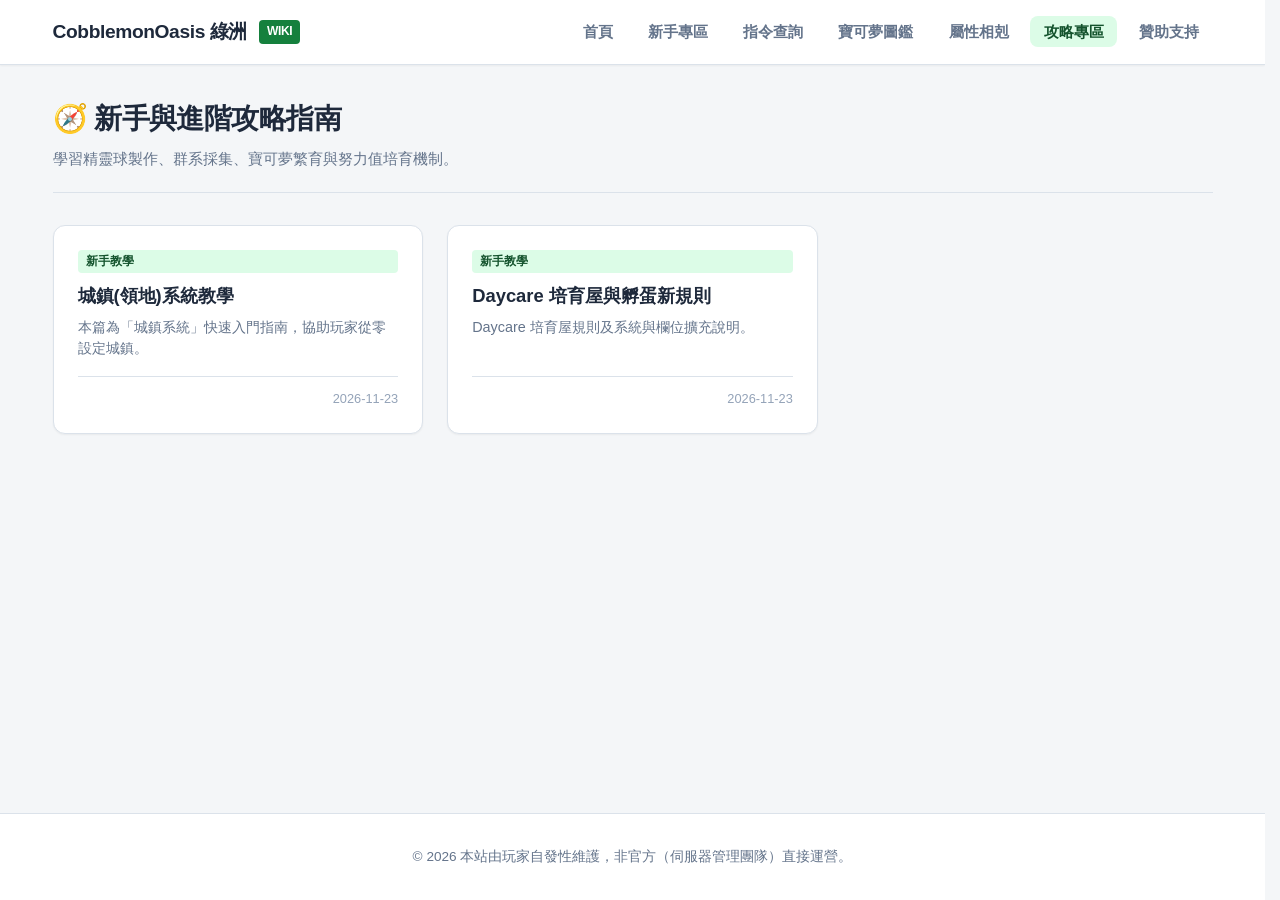
<file: guides.html>
<!DOCTYPE html>
<html lang="zh-TW">
<head>
  <meta charset="UTF-8">
  <meta name="viewport" content="width=device-width, initial-scale=1.0">
  <title>CobblemonOasis 綠洲 - 攻略專區</title>
  <link rel="stylesheet" href="css/main.css">
</head>
<body>

  <!-- Top Navigation -->
  <header class="site-header">
    <div class="nav-container">
      <a href="index.html" class="brand-link">
        <span class="server-name-target">CobblemonOasis 綠洲</span>
        <span class="brand-badge">WIKI</span>
      </a>
      <ul class="nav-links">
        <li><a href="index.html">首頁</a></li>
        <li><a href="beginner.html">新手專區</a></li>
        <li><a href="commands.html">指令查詢</a></li>
        <li><a href="pokedex.html">寶可夢圖鑑</a></li>
        <li><a href="type-chart.html">屬性相剋</a></li>
        <li><a href="guides.html" class="active">攻略專區</a></li>
        <li><a href="donate.html">贊助支持</a></li>
      </ul>
      
    </div>
  </header>

  <!-- Main Content -->
  <main class="main-content">
    <div class="page-header">
      <h1 class="page-title">🧭 新手與進階攻略指南</h1>
      <p class="page-desc">學習精靈球製作、群系採集、寶可夢繁育與努力值培育機制。</p>
    </div>

    <!-- Guides List Grid -->
    <div id="guides-list" style="display: grid; grid-template-columns: repeat(auto-fill, minmax(280px, 1fr)); gap: 1.5rem;"></div>

    <!-- Empty State -->
    <div id="guides-empty" class="empty-state" style="display: none;">
      <div class="empty-icon">🧭</div>
      <div class="empty-title">目前尚未發布任何攻略文章</div>
      <div class="empty-desc">你可以至後台撰寫教學，並支援插入圖片自動歸檔至 images/guides/ 資料夾。</div>
      </div>

    <!-- Guide Reader View (Hidden by default, shown when clicking a guide) -->
    <div id="guide-reader" class="card" style="display: none; padding: 2.5rem 2rem; width: 100%; margin-bottom: 2rem;">
      <button id="guide-back-btn" class="btn btn-secondary btn-sm" style="margin-bottom: 1.5rem;">← 返回攻略清單</button>
      <h1 id="reader-title" style="font-size: 2rem; font-weight: 800; color: var(--text-main); margin-bottom: 0.5rem;"></h1>
      <div id="reader-meta" style="font-size: 0.85rem; color: var(--text-muted); border-bottom: 1px solid var(--border-color); padding-bottom: 1rem; margin-bottom: 1.5rem;"></div>
      <div id="reader-content"></div>
    </div>

  </main>

  <!-- Site Footer -->
  <footer class="site-footer">
    <p>© 2026 本站由玩家自發性維護，非官方（伺服器管理團隊）直接運營。</p>
  </footer>

  <script src="data/database.js"></script>
  <script src="js/core.js"></script>
  <script src="js/guides.js"></script>
</body>
</html>
</file>
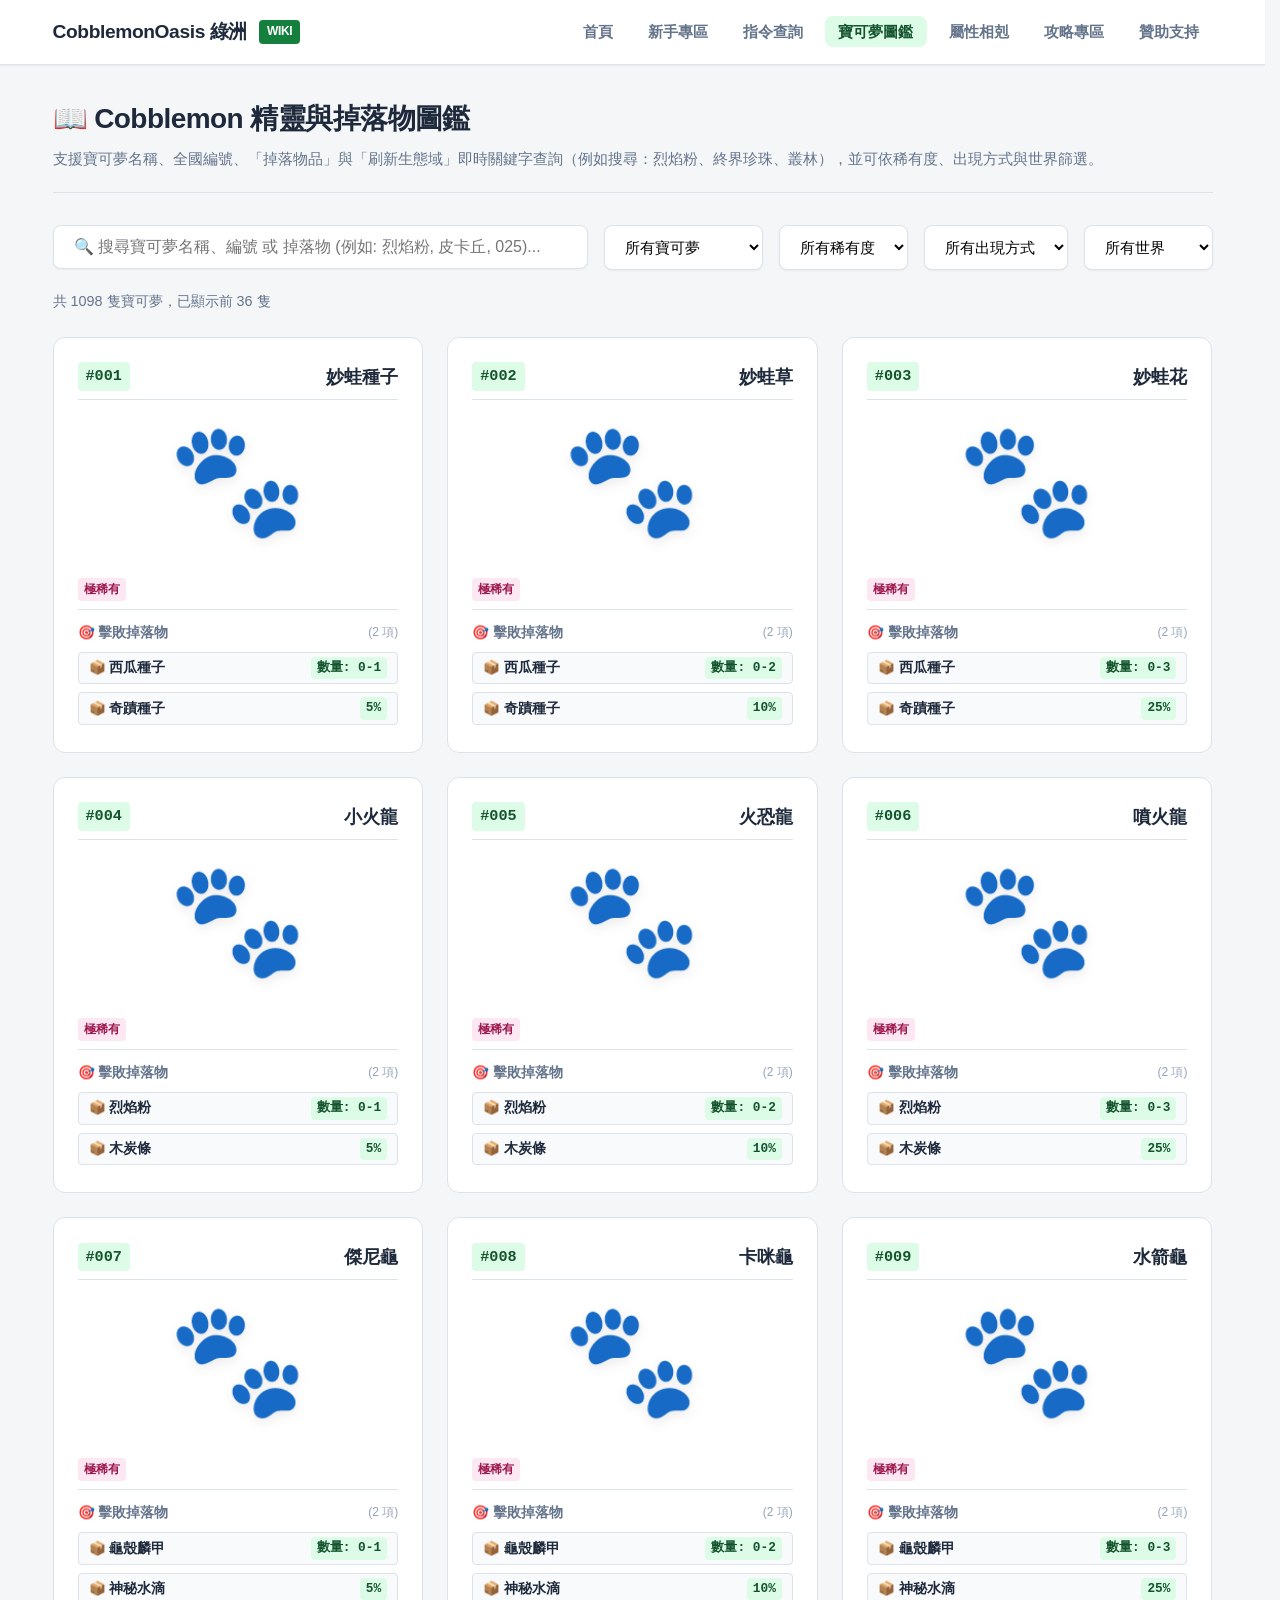
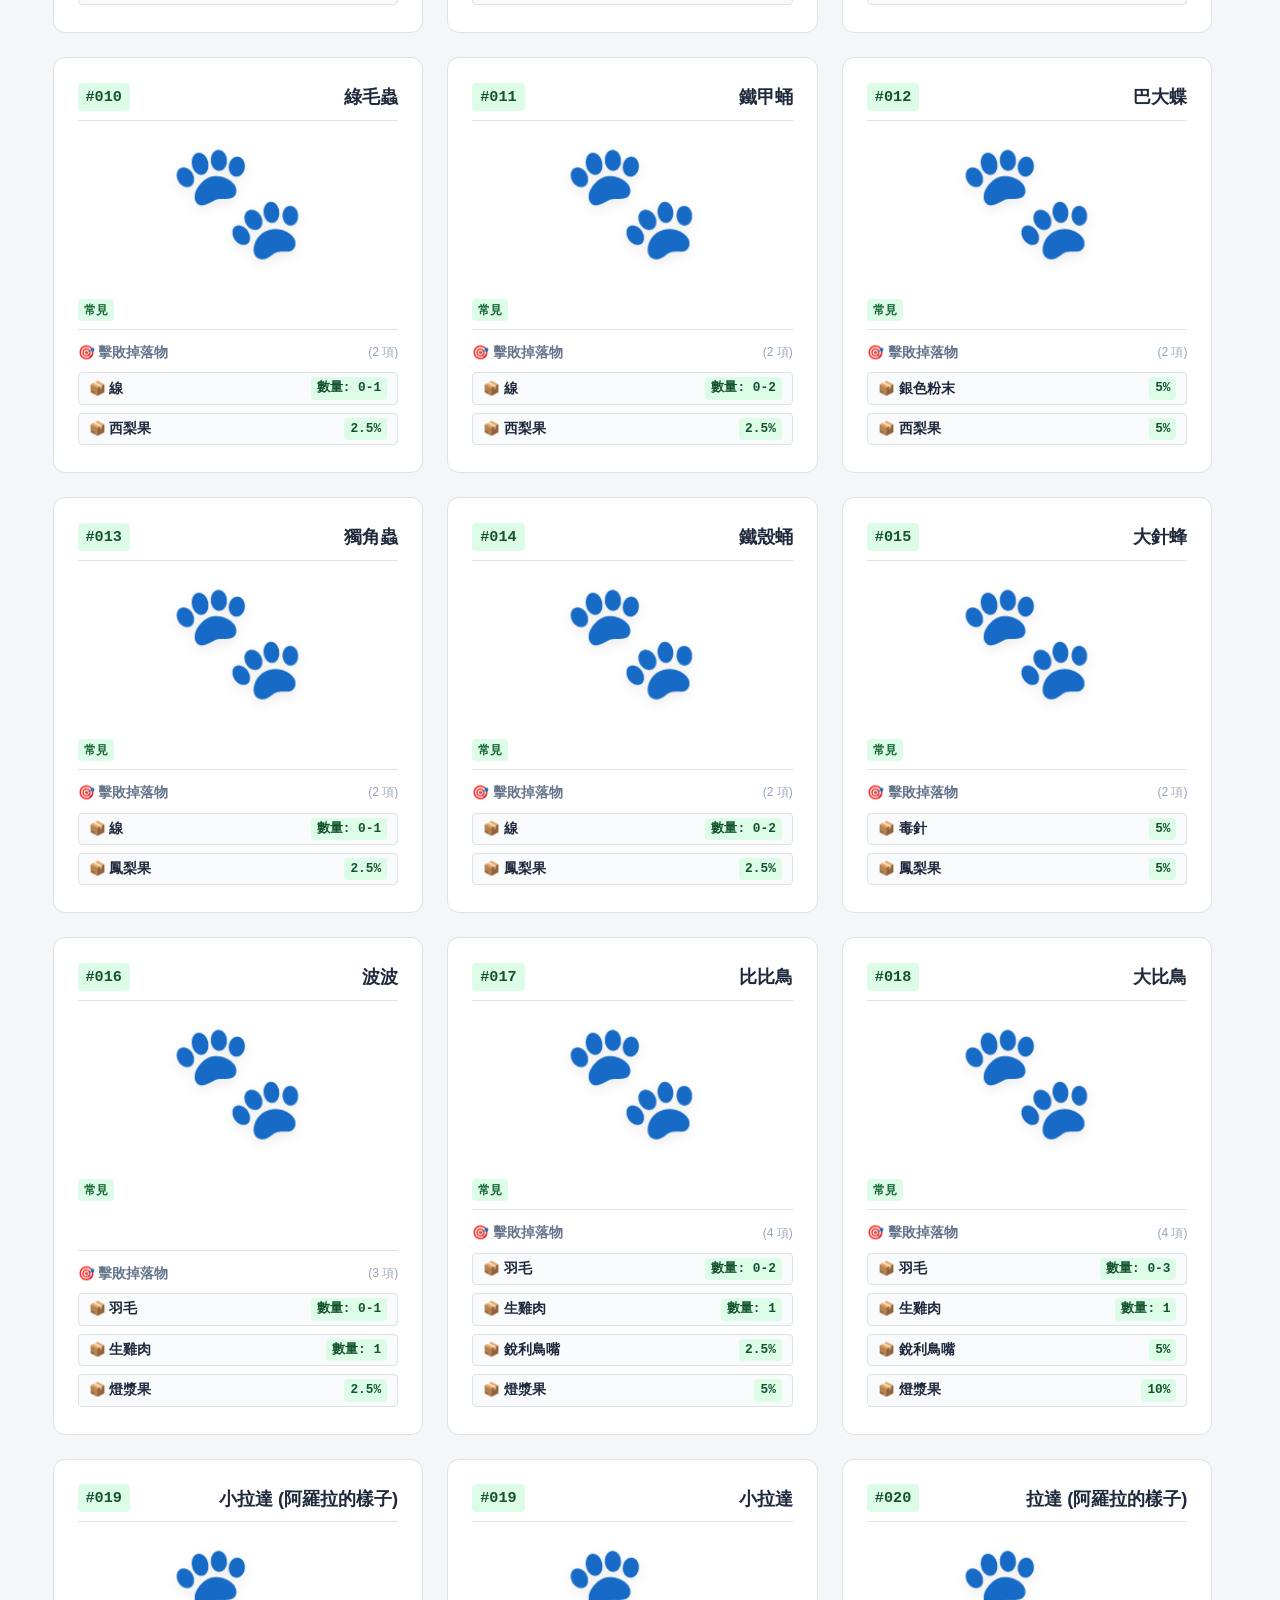
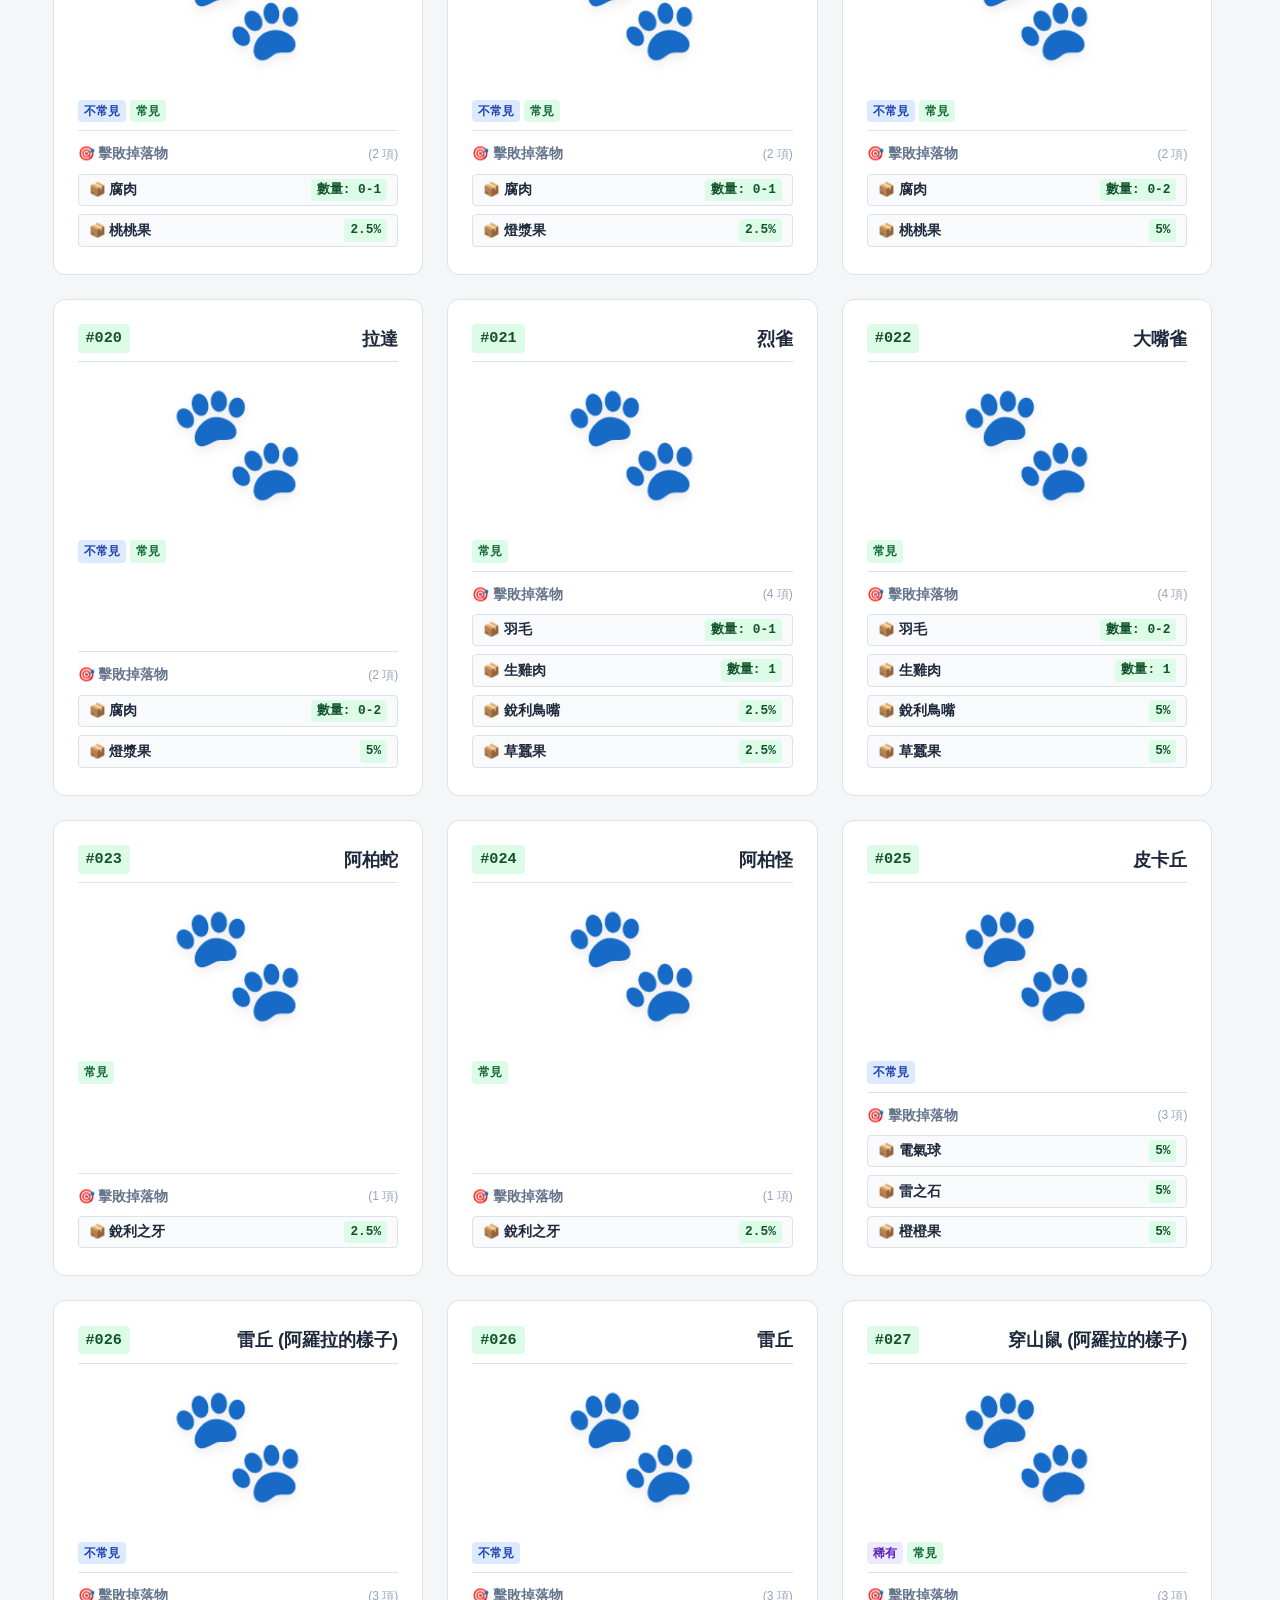
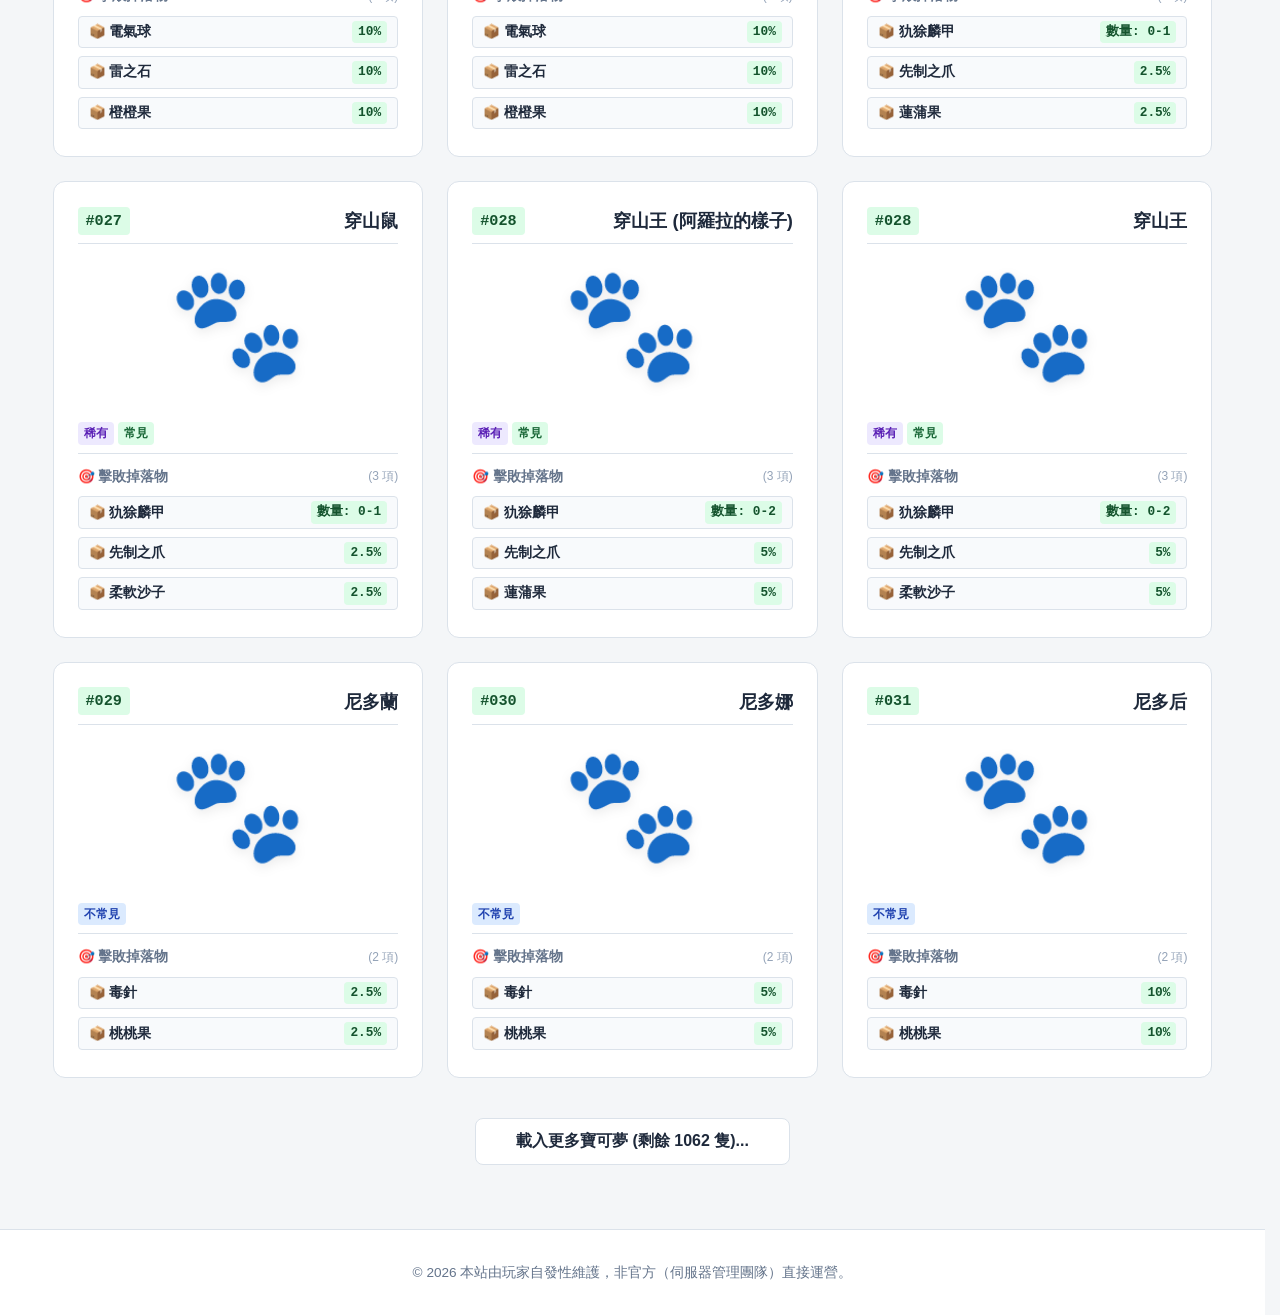
<file: pokedex.html>
<!DOCTYPE html>
<html lang="zh-TW">
<head>
  <meta charset="UTF-8">
  <meta name="viewport" content="width=device-width, initial-scale=1.0">
  <title>CobblemonOasis 綠洲 - 寶可夢與掉落物圖鑑</title>
  <link rel="stylesheet" href="css/main.css">
  <style>
    /* Large Pokedex Card Styles */
    .poke-card-large {
      background: var(--bg-surface);
      border: 1px solid var(--border-color);
      border-radius: var(--radius-lg);
      padding: 1.5rem;
      display: flex;
      flex-direction: column;
      justify-content: space-between;
      transition: transform 0.15s ease, box-shadow 0.15s ease, border-color 0.15s ease;
      position: relative;
    }
    .poke-card-large:hover {
      transform: translateY(-4px);
      box-shadow: var(--shadow-md);
      border-color: #cbd5e1;
    }
    .poke-img-container {
      width: 100%;
      height: 150px;
      display: flex;
      align-items: center;
      justify-content: center;
      margin: 0.75rem 0 1rem;
    }
    .poke-img-container img {
      max-width: 140px;
      max-height: 140px;
      object-fit: contain;
      filter: drop-shadow(0 4px 6px rgba(0,0,0,0.08));
    }
    .drop-tag {
      display: inline-flex;
      align-items: center;
      gap: 6px;
      background: #f8fafc;
      border: 1px solid var(--border-color);
      padding: 4px 10px;
      border-radius: var(--radius-sm);
      font-size: 0.85rem;
      margin: 3px 0;
      width: 100%;
    }
    .drop-tag-chance {
      margin-left: auto;
      font-family: var(--font-mono);
      font-weight: 700;
      color: var(--primary-text);
      background: var(--primary-light);
      padding: 1px 6px;
      border-radius: var(--radius-sm);
      font-size: 0.8rem;
    }
  </style>
</head>
<body>

  <!-- Top Navigation -->
  <header class="site-header">
    <div class="nav-container">
      <a href="index.html" class="brand-link">
        <span class="server-name-target">CobblemonOasis 綠洲</span>
        <span class="brand-badge">WIKI</span>
      </a>
      <ul class="nav-links">
        <li><a href="index.html">首頁</a></li>
        <li><a href="beginner.html">新手專區</a></li>
        <li><a href="commands.html">指令查詢</a></li>
        <li><a href="pokedex.html" class="active">寶可夢圖鑑</a></li>
        <li><a href="type-chart.html">屬性相剋</a></li>
        <li><a href="guides.html">攻略專區</a></li>
        <li><a href="donate.html">贊助支持</a></li>
      </ul>
    </div>
  </header>

  <!-- Main Content -->
  <main class="main-content">
    <div class="page-header">
      <h1 class="page-title">📖 Cobblemon 精靈與掉落物圖鑑</h1>
      <p class="page-desc">支援寶可夢名稱、全國編號、「掉落物品」與「刷新生態域」即時關鍵字查詢（例如搜尋：烈焰粉、終界珍珠、叢林），並可依稀有度、出現方式與世界篩選。</p>
    </div>

    <!-- Search & Filter Controls -->
    <div style="display: flex; gap: 1rem; margin-bottom: 1.25rem; flex-wrap: wrap; align-items: center;">
      <div style="flex: 2; min-width: 280px;">
        <input type="text" id="pokedex-search" class="card" style="width: 100%; padding: 0.75rem 1.25rem; border: 1px solid var(--border-color); font-size: 1rem; border-radius: var(--radius-md);" placeholder="🔍 搜尋寶可夢名稱、編號 或 掉落物 (例如: 烈焰粉, 皮卡丘, 025)...">
      </div>
      <div>
        <select id="drop-filter" class="card" style="padding: 0.75rem 1rem; border: 1px solid var(--border-color); font-size: 0.95rem; border-radius: var(--radius-md); background: #ffffff;">
          <option value="all">所有寶可夢</option>
          <option value="has_drops">僅顯示有掉落物</option>
          <option value="no_drops">僅顯示無掉落物</option>
        </select>
      </div>
      <div>
        <select id="rarity-filter" class="card" style="padding: 0.75rem 1rem; border: 1px solid var(--border-color); font-size: 0.95rem; border-radius: var(--radius-md); background: #ffffff;">
          <option value="all">所有稀有度</option>
          <option value="common">常見</option>
          <option value="uncommon">不常見</option>
          <option value="rare">稀有</option>
          <option value="ultra-rare">極稀有</option>
        </select>
      </div>
      <div>
        <select id="method-filter" class="card" style="padding: 0.75rem 1rem; border: 1px solid var(--border-color); font-size: 0.95rem; border-radius: var(--radius-md); background: #ffffff;">
          <option value="all">所有出現方式</option>
          <option value="grounded">地面</option>
          <option value="fishing">釣魚</option>
          <option value="surface">水面</option>
          <option value="submerged">水下</option>
          <option value="seafloor">水底</option>
        </select>
      </div>
      <div>
        <select id="world-filter" class="card" style="padding: 0.75rem 1rem; border: 1px solid var(--border-color); font-size: 0.95rem; border-radius: var(--radius-md); background: #ffffff;">
          <option value="all">所有世界</option>
        </select>
      </div>
    </div>

    <!-- Info Status Bar -->
    <div style="display: flex; justify-content: space-between; align-items: center; margin-bottom: 1.5rem; font-size: 0.9rem; color: var(--text-muted);">
      <div id="poke-count-info">載入中...</div>
    </div>

    <!-- Pokédex Large Grid -->
    <div id="pokedex-grid" style="display: grid; grid-template-columns: repeat(auto-fill, minmax(290px, 1fr)); gap: 1.5rem;"></div>

    <!-- Load More Action -->
    <div id="load-more-container" style="text-align: center; margin-top: 2.5rem; display: none;">
      <button id="btn-load-more" class="btn btn-secondary" style="padding: 0.75rem 2.5rem; font-size: 1rem;">
        載入更多寶可夢...
      </button>
    </div>

    <!-- Empty State -->
    <div id="pokedex-empty" class="empty-state" style="display: none;">
      <div class="empty-icon">🐾</div>
      <div class="empty-title">查無符合條件的寶可夢或掉落物</div>
      <div class="empty-desc">請嘗試其他關鍵字（例如搜尋寶可夢名稱、編號或欲掉落的物品名稱）。</div>
    </div>

    <!-- Detail Modal -->
    <div id="pokemon-modal" style="display: none; position: fixed; inset: 0; background: rgba(15, 23, 42, 0.6); z-index: 200; align-items: center; justify-content: center; padding: 1.5rem;">
      <div class="card" style="max-width: 600px; width: 100%; max-height: 90vh; overflow-y: auto; position: relative;">
        <button id="modal-close" style="position: absolute; top: 1rem; right: 1rem; background: var(--bg-subtle); border: 1px solid var(--border-color); border-radius: 50%; width: 32px; height: 32px; font-weight: bold; cursor: pointer;">✕</button>
        <div id="modal-body" style="padding-top: 0.5rem;"></div>
      </div>
    </div>

  </main>

  <!-- Site Footer -->
  <footer class="site-footer">
    <p>© 2026 本站由玩家自發性維護，非官方（伺服器管理團隊）直接運營。</p>
  </footer>

  <script src="data/database.js"></script>
  <script>if (location.protocol === 'file:') document.write('<script src="data/offline-pokedex.js"><\/script>');</script>
  <script src="js/core.js"></script>
  <script src="js/pokedex.js"></script>
</body>
</html>
</file>
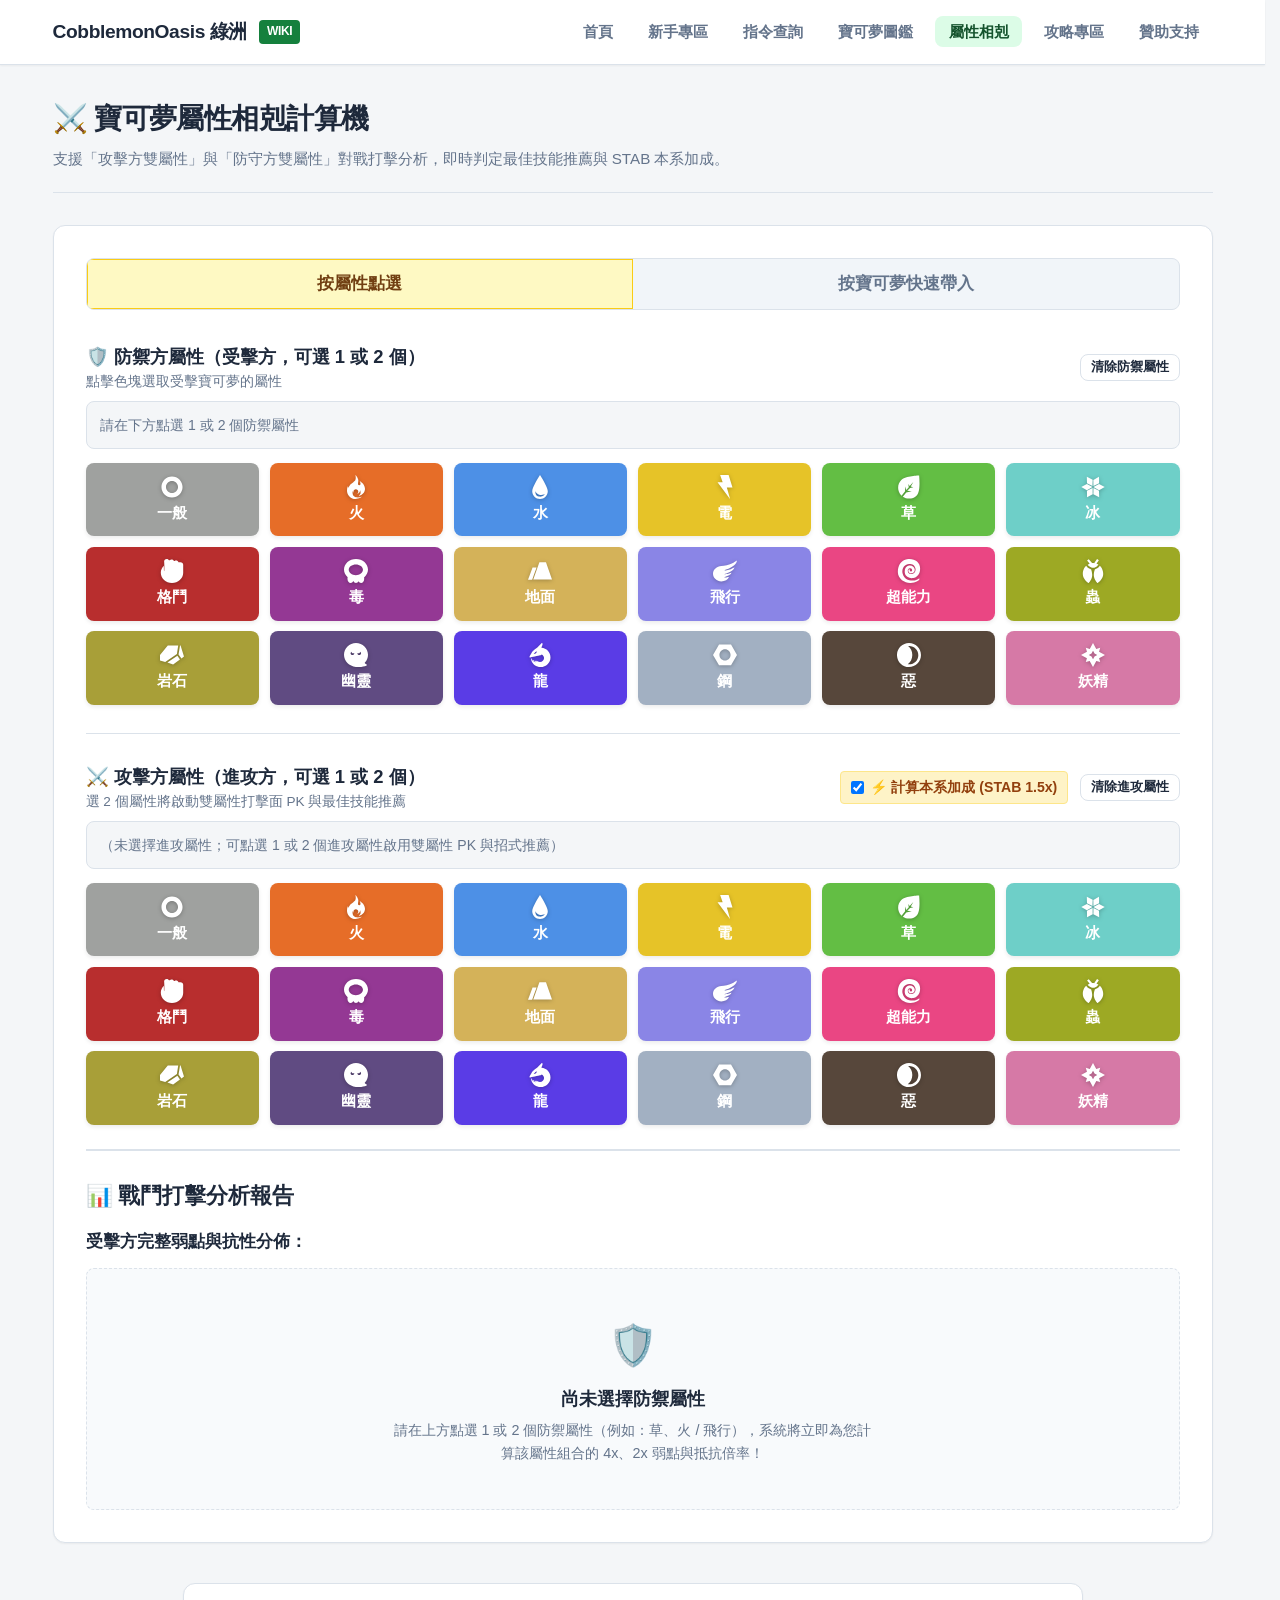
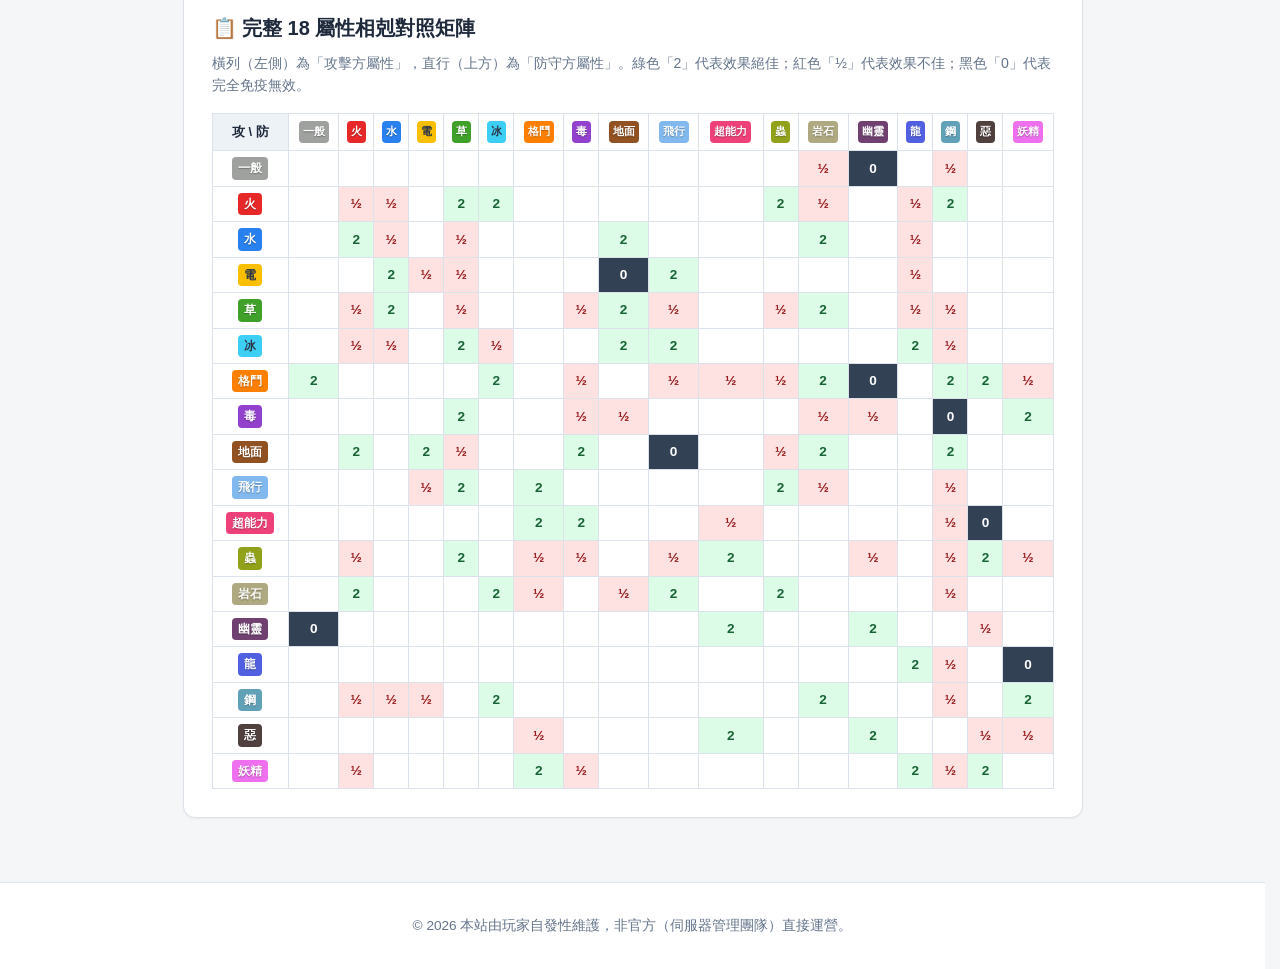
<file: type-chart.html>
<!DOCTYPE html>
<html lang="zh-TW">
<head>
  <meta charset="UTF-8">
  <meta name="viewport" content="width=device-width, initial-scale=1.0">
  <title>CobblemonOasis 綠洲 - 屬性相剋計算機</title>
  <link rel="stylesheet" href="css/main.css">
  <style>
    /* Calculator Custom Layout (100% Left-aligned with page title) */
    .calc-container {
      width: 100%;
      max-width: 100%;
      margin: 0 0 2.5rem 0;
      background: var(--bg-surface);
      border: 1px solid var(--border-color);
      border-radius: var(--radius-lg);
      padding: 2rem;
      box-shadow: var(--shadow-sm);
    }

    /* Tabs */
    .calc-mode-tabs {
      display: grid;
      grid-template-columns: 1fr 1fr;
      gap: 0;
      background: #e2e8f0;
      border-radius: var(--radius-md);
      overflow: hidden;
      margin-bottom: 2rem;
      border: 1px solid var(--border-color);
    }
    .calc-mode-tab {
      padding: 0.85rem 1rem;
      font-size: 1.05rem;
      font-weight: 700;
      text-align: center;
      background: #f1f5f9;
      color: var(--text-muted);
      border: none;
      cursor: pointer;
      transition: all 0.15s ease;
    }
    .calc-mode-tab.active {
      background: #fef9c3;
      color: #713f12;
      box-shadow: inset 0 0 0 1px #facc15;
    }

    /* Section Headers */
    .calc-section-header {
      display: flex;
      justify-content: space-between;
      align-items: center;
      flex-wrap: wrap;
      gap: 0.5rem;
      margin-bottom: 0.5rem;
    }
    .calc-section-title {
      font-size: 1.15rem;
      font-weight: 800;
      color: var(--text-main);
      display: flex;
      align-items: center;
      gap: 0.5rem;
    }
    .calc-section-subtitle {
      font-size: 0.85rem;
      color: var(--text-muted);
    }

    /* Selected Chips Bar */
    .selected-chips-bar {
      display: flex;
      align-items: center;
      gap: 0.5rem;
      flex-wrap: wrap;
      background: var(--bg-page);
      border: 1px solid var(--border-color);
      border-radius: var(--radius-md);
      padding: 0.6rem 0.85rem;
      margin: 0.5rem 0 0.85rem;
      min-height: 48px;
    }
    .chip {
      display: inline-flex;
      align-items: center;
      gap: 6px;
      padding: 3px 10px;
      border-radius: var(--radius-sm);
      color: #fff;
      font-weight: 700;
      font-size: 0.88rem;
    }
    .chip-remove {
      cursor: pointer;
      font-size: 0.75rem;
      background: rgba(0, 0, 0, 0.25);
      border-radius: 50%;
      width: 16px;
      height: 16px;
      display: flex;
      align-items: center;
      justify-content: center;
      transition: background 0.15s;
    }
    .chip-remove:hover {
      background: rgba(0, 0, 0, 0.6);
    }

    /* 3x6 Grid of Buttons */
    .types-grid-18 {
      display: grid;
      grid-template-columns: repeat(6, 1fr);
      gap: 0.65rem;
      margin: 0.5rem 0 1.25rem;
    }
    @media (max-width: 768px) {
      .types-grid-18 {
        grid-template-columns: repeat(3, 1fr);
      }
    }

    .type-btn {
      display: flex;
      flex-direction: column;
      align-items: center;
      justify-content: center;
      padding: 0.65rem 0.35rem;
      border-radius: var(--radius-md);
      border: 2px solid transparent;
      color: #ffffff;
      font-weight: 800;
      font-size: 0.95rem;
      cursor: pointer;
      user-select: none;
      transition: transform 0.1s ease, box-shadow 0.15s ease, filter 0.15s ease;
      min-height: 68px;
      box-shadow: 0 2px 4px rgba(0, 0, 0, 0.08);
      position: relative;
    }
    .type-btn:hover {
      transform: translateY(-2px);
      filter: brightness(1.06);
    }
    .type-btn.selected {
      outline: 3px solid #0f172a;
      outline-offset: 2px;
      transform: scale(0.97);
      filter: brightness(1.12);
    }
    .type-btn.selected::after {
      content: "✓";
      position: absolute;
      top: 4px;
      right: 6px;
      font-size: 0.75rem;
      font-weight: 900;
      background: rgba(15, 23, 42, 0.85);
      color: #fff;
      width: 18px;
      height: 18px;
      border-radius: 50%;
      display: flex;
      align-items: center;
      justify-content: center;
    }

    .type-btn img {
      width: 24px;
      height: 24px;
      margin-bottom: 4px;
      filter: drop-shadow(0 1px 2px rgba(0,0,0,0.25));
    }

    /* Colors */
    .btn-type-一般 { background-color: #9fa19f; }
    .btn-type-火 { background-color: #e66d28; }
    .btn-type-水 { background-color: #4d90e6; }
    .btn-type-電 { background-color: #e6c328; }
    .btn-type-草 { background-color: #63be44; }
    .btn-type-冰 { background-color: #6ecfc8; }
    .btn-type-格鬥 { background-color: #b82e2e; }
    .btn-type-毒 { background-color: #943894; }
    .btn-type-地面 { background-color: #d4b259; }
    .btn-type-飛行 { background-color: #8a85e6; }
    .btn-type-超能力 { background-color: #ea4683; }
    .btn-type-蟲 { background-color: #9da924; }
    .btn-type-岩石 { background-color: #a89f38; }
    .btn-type-幽靈 { background-color: #604b82; }
    .btn-type-龍 { background-color: #5a3ce6; }
    .btn-type-鋼 { background-color: #a2b0c2; }
    .btn-type-惡 { background-color: #57473b; }
    .btn-type-妖精 { background-color: #d679a6; }

    /* Matchup Report Card */
    .matchup-report-card {
      background: #f8fafc;
      border: 2px solid var(--border-color);
      border-radius: var(--radius-lg);
      padding: 1.5rem;
      margin-bottom: 1.5rem;
    }

    .result-group-card {
      border: 1px solid var(--border-color);
      border-radius: var(--radius-md);
      padding: 1rem;
      margin-bottom: 0.75rem;
    }
  </style>
</head>
<body>

  <!-- Top Navigation -->
  <header class="site-header">
    <div class="nav-container">
      <a href="index.html" class="brand-link">
        <span class="server-name-target">CobblemonOasis 綠洲</span>
        <span class="brand-badge">WIKI</span>
      </a>
      <ul class="nav-links">
        <li><a href="index.html">首頁</a></li>
        <li><a href="beginner.html">新手專區</a></li>
        <li><a href="commands.html">指令查詢</a></li>
        <li><a href="pokedex.html">寶可夢圖鑑</a></li>
        <li><a href="type-chart.html" class="active">屬性相剋</a></li>
        <li><a href="guides.html">攻略專區</a></li>
        <li><a href="donate.html">贊助支持</a></li>
      </ul>
    </div>
  </header>

  <!-- Main Content -->
  <main class="main-content">
    <div class="page-header">
      <h1 class="page-title">⚔️ 寶可夢屬性相剋計算機</h1>
      <p class="page-desc">支援「攻擊方雙屬性」與「防守方雙屬性」對戰打擊分析，即時判定最佳技能推薦與 STAB 本系加成。</p>
    </div>

    <!-- Main Calculator Component -->
    <div class="calc-container">
      
      <!-- Top Tabs -->
      <div class="calc-mode-tabs">
        <button id="tab-by-type" class="calc-mode-tab active">按屬性點選</button>
        <button id="tab-by-pokemon" class="calc-mode-tab">按寶可夢快速帶入</button>
      </div>

      <!-- Mode 1: By Type -->
      <div id="mode-by-type">
        
        <!-- Defense Section -->
        <div>
          <div class="calc-section-header">
            <div>
              <div class="calc-section-title">🛡️ 防禦方屬性（受擊方，可選 1 或 2 個）</div>
              <div class="calc-section-subtitle">點擊色塊選取受擊寶可夢的屬性</div>
            </div>
            <button id="btn-reset-def" class="btn btn-secondary btn-sm">清除防禦屬性</button>
          </div>

          <div class="selected-chips-bar" id="def-chips-bar"></div>
          <div id="def-types-grid" class="types-grid-18"></div>
        </div>

        <hr style="border: none; border-top: 1px solid var(--border-color); margin: 1.75rem 0;">

        <!-- Attack Section -->
        <div>
          <div class="calc-section-header">
            <div>
              <div class="calc-section-title">⚔️ 攻擊方屬性（進攻方，可選 1 或 2 個）</div>
              <div class="calc-section-subtitle">選 2 個屬性將啟動雙屬性打擊面 PK 與最佳技能推薦</div>
            </div>
            <div style="display: flex; align-items: center; gap: 0.75rem;">
              <label style="display: inline-flex; align-items: center; gap: 6px; font-size: 0.88rem; font-weight: 700; color: #92400e; background: #fef3c7; padding: 4px 10px; border-radius: var(--radius-sm); border: 1px solid #fde68a; cursor: pointer;">
                <input type="checkbox" id="chk-stab" checked> ⚡ 計算本系加成 (STAB 1.5x)
              </label>
              <button id="btn-show-all-atk" class="btn btn-secondary btn-sm">清除進攻屬性</button>
            </div>
          </div>

          <div class="selected-chips-bar" id="atk-chips-bar"></div>
          <div id="atk-types-grid" class="types-grid-18"></div>
        </div>
      </div>

      <!-- Mode 2: By Pokemon -->
      <div id="mode-by-pokemon" style="display: none;">
        <div style="display: grid; grid-template-columns: 1fr 1fr; gap: 1.5rem; margin-bottom: 1.5rem;">
          
          <!-- Defending Pokemon Picker -->
          <div class="card" style="background: #f8fafc;">
            <div style="font-weight: 800; font-size: 1rem; margin-bottom: 0.5rem;">🛡️ 敵方 (防禦方寶可夢)</div>
            <input type="text" id="poke-def-input" class="form-control" placeholder="輸入敵方名稱 (例如: 妙蛙草, 噴火龍)...">
            <div id="poke-def-results" style="display: flex; flex-wrap: wrap; gap: 0.4rem; margin-top: 0.5rem;"></div>
            <div id="poke-def-preview" style="display: none; align-items: center; gap: 1rem; margin-top: 0.75rem; background: #fff; padding: 0.5rem; border-radius: var(--radius-sm); border: 1px solid var(--border-color);">
              <img id="poke-def-img" style="width: 60px; height: 60px; object-fit: contain;">
              <div>
                <div id="poke-def-name" style="font-weight: 800;"></div>
                <div id="poke-def-types" style="display: flex; gap: 4px; margin-top: 2px;"></div>
              </div>
            </div>
          </div>

          <!-- Attacking Pokemon Picker -->
          <div class="card" style="background: #f8fafc;">
            <div style="font-weight: 800; font-size: 1rem; margin-bottom: 0.5rem;">⚔️ 我方 (攻擊方寶可夢)</div>
            <input type="text" id="poke-atk-input" class="form-control" placeholder="輸入我方名稱 (例如: 巨沼怪, 耿鬼)...">
            <div id="poke-atk-results" style="display: flex; flex-wrap: wrap; gap: 0.4rem; margin-top: 0.5rem;"></div>
            <div id="poke-atk-preview" style="display: none; align-items: center; gap: 1rem; margin-top: 0.75rem; background: #fff; padding: 0.5rem; border-radius: var(--radius-sm); border: 1px solid var(--border-color);">
              <img id="poke-atk-img" style="width: 60px; height: 60px; object-fit: contain;">
              <div>
                <div id="poke-atk-name" style="font-weight: 800;"></div>
                <div id="poke-atk-types" style="display: flex; gap: 4px; margin-top: 2px;"></div>
              </div>
            </div>
          </div>

        </div>
      </div>

      <!-- Live Calculation Results Area -->
      <div style="border-top: 2px solid var(--border-color); padding-top: 1.75rem; margin-top: 1.5rem;">
        <h2 style="font-size: 1.35rem; font-weight: 800; color: var(--text-main); margin-bottom: 1rem;">
          📊 戰鬥打擊分析報告
        </h2>

        <!-- Matchup Report Card (When 1 or 2 attack types are selected) -->
        <div id="matchup-report-container"></div>

        <!-- Full Multiplier Breakdown for Defense Types -->
        <div id="multiplier-breakdown-section">
          <div style="font-weight: 800; font-size: 1.05rem; color: var(--text-main); margin-bottom: 0.75rem;">
            受擊方完整弱點與抗性分佈：
          </div>
          <div id="multiplier-breakdown-grid"></div>
        </div>
      </div>

    </div>

    <!-- 18x18 Comparison Matrix Table (對照圖表) -->
    <div class="card" style="max-width: 900px; margin: 2.5rem auto 0; padding: 1.75rem;">
      <h2 style="font-size: 1.25rem; font-weight: 800; color: var(--text-main); margin-bottom: 0.5rem;">
        📋 完整 18 屬性相剋對照矩陣
      </h2>
      <p style="font-size: 0.88rem; color: var(--text-muted); margin-bottom: 1rem;">
        橫列（左側）為「攻擊方屬性」，直行（上方）為「防守方屬性」。綠色「2」代表效果絕佳；紅色「½」代表效果不佳；黑色「0」代表完全免疫無效。
      </p>
      <div style="overflow-x: auto;">
        <table id="matrix-table" style="width: 100%; border-collapse: collapse; min-width: 760px;"></table>
      </div>
    </div>

  </main>

  <!-- Site Footer -->
  <footer class="site-footer">
    <p>© 2026 本站由玩家自發性維護，非官方（伺服器管理團隊）直接運營。</p>
  </footer>

  <script src="data/database.js"></script>
  <script src="js/core.js"></script>
  <script src="js/type-chart.js"></script>
</body>
</html>
</file>
<file: css/main.css>
/* ============================================================
   Cobblemon Community Wiki - Main Stylesheet
   Clean, Bright, Functional Game Wiki Style (No AI Tropes)
   ============================================================ */

:root {
  --bg-page: #f4f6f8;
  --bg-surface: #ffffff;
  --bg-subtle: #edf2f7;
  --border-color: #dbe2ea;
  --border-focus: #0284c7;

  --text-main: #1e293b;
  --text-muted: #64748b;
  --text-light: #94a3b8;

  --primary: #15803d;         /* Grass adventure green */
  --primary-hover: #166534;
  --primary-light: #dcfce7;
  --primary-text: #14532d;

  --accent-red: #dc2626;      /* Pokeball red */
  --accent-blue: #0284c7;     /* Sky / Water blue */
  --accent-amber: #d97706;

  --radius-sm: 4px;
  --radius-md: 8px;
  --radius-lg: 12px;

  --shadow-sm: 0 1px 2px rgba(0, 0, 0, 0.05);
  --shadow-md: 0 4px 6px -1px rgba(0, 0, 0, 0.07), 0 2px 4px -2px rgba(0, 0, 0, 0.05);
  --shadow-lg: 0 10px 15px -3px rgba(0, 0, 0, 0.08);

  --font-sans: -apple-system, BlinkMacSystemFont, "Segoe UI", Roboto, "Helvetica Neue", Arial, sans-serif;
  --font-mono: ui-monospace, SFMono-Regular, Menlo, Monaco, Consolas, monospace;
}

html {
  overflow-y: scroll;
  scrollbar-gutter: stable;
  box-sizing: border-box;
}

*, *:before, *:after {
  box-sizing: border-box;
  margin: 0;
  padding: 0;
}

body {
  background-color: var(--bg-page);
  color: var(--text-main);
  font-family: var(--font-sans);
  line-height: 1.6;
  min-height: 100vh;
  display: flex;
  flex-direction: column;
}

/* ================= Top Navigation Bar ================= */
.site-header {
  background-color: var(--bg-surface);
  border-bottom: 1px solid var(--border-color);
  position: sticky;
  top: 0;
  z-index: 100;
  box-shadow: var(--shadow-sm);
}

.nav-container {
  max-width: 1200px;
  margin: 0 auto;
  padding: 0 1.25rem;
  height: 64px;
  display: flex;
  align-items: center;
  justify-content: space-between;
}

.brand-link {
  display: flex;
  align-items: center;
  gap: 0.75rem;
  text-decoration: none;
  color: var(--text-main);
  font-weight: 700;
  font-size: 1.2rem;
  letter-spacing: -0.02em;
}

.brand-badge {
  background: var(--primary);
  color: #fff;
  font-size: 0.75rem;
  padding: 2px 8px;
  border-radius: var(--radius-sm);
  font-weight: 600;
}

.nav-links {
  display: flex;
  gap: 0.5rem;
  list-style: none;
}

.nav-links a {
  text-decoration: none;
  color: var(--text-muted);
  font-size: 0.95rem;
  font-weight: 600;
  padding: 0.45rem 0.85rem;
  border-radius: var(--radius-md);
  transition: background-color 0.15s ease, color 0.15s ease;
  white-space: nowrap;
}

.nav-links a:hover {
  color: var(--text-main);
  background-color: var(--bg-subtle);
}

.nav-links a.active {
  color: var(--primary-text);
  background-color: var(--primary-light);
  font-weight: 600;
}

.header-actions {
  display: flex;
  align-items: center;
  gap: 0.75rem;
}

/* ================= Buttons & Badges ================= */
.btn {
  display: inline-flex;
  align-items: center;
  justify-content: center;
  gap: 0.5rem;
  padding: 0.5rem 1rem;
  font-size: 0.9rem;
  font-weight: 600;
  border-radius: var(--radius-md);
  border: 1px solid transparent;
  cursor: pointer;
  text-decoration: none;
  transition: all 0.15s ease;
}

.btn-primary {
  background-color: var(--primary);
  color: #fff;
}
.btn-primary:hover {
  background-color: var(--primary-hover);
}

.btn-secondary {
  background-color: var(--bg-surface);
  color: var(--text-main);
  border-color: var(--border-color);
}
.btn-secondary:hover {
  background-color: var(--bg-subtle);
}

.btn-danger {
  background-color: var(--accent-red);
  color: #fff;
}
.btn-danger:hover {
  background-color: #b91c1c;
}

.btn-sm {
  padding: 0.25rem 0.6rem;
  font-size: 0.8rem;
}

.btn-admin {
  background-color: #f1f5f9;
  color: #475569;
  border: 1px solid var(--border-color);
  font-size: 0.85rem;
}
.btn-admin:hover {
  background-color: #e2e8f0;
  color: var(--text-main);
}

/* ================= Main Layout ================= */
.main-content {
  flex: 1;
  max-width: 1200px;
  width: 100%;
  margin: 0 auto;
  padding: 2rem 1.25rem 4rem;
}

.page-header {
  margin-bottom: 2rem;
  border-bottom: 1px solid var(--border-color);
  padding-bottom: 1.25rem;
}

.page-title {
  font-size: 1.75rem;
  font-weight: 800;
  color: var(--text-main);
  letter-spacing: -0.02em;
}

.page-desc {
  color: var(--text-muted);
  margin-top: 0.35rem;
  font-size: 0.95rem;
}

/* ================= Card System ================= */
.card {
  background: var(--bg-surface);
  border: 1px solid var(--border-color);
  border-radius: var(--radius-lg);
  padding: 1.5rem;
  box-shadow: var(--shadow-sm);
}

.command-card {
  padding: 0.75rem 1.15rem !important;
  margin-bottom: 0.5rem !important;
  border-radius: var(--radius-md) !important;
}

/* ================= Command Accordion UI ================= */
.cmd-accordion-group {
  margin-bottom: 0.85rem;
  background: var(--bg-surface);
  border: 1px solid var(--border-color);
  border-radius: var(--radius-lg, 12px);
  overflow: hidden;
  box-shadow: 0 1px 3px rgba(0, 0, 0, 0.04);
  transition: all 0.2s ease;
}

.cmd-accordion-group:hover {
  border-color: #cbd5e1;
}

.cmd-accordion-header {
  display: flex;
  align-items: center;
  justify-content: space-between;
  padding: 1rem 1.35rem;
  background: #ffffff;
  cursor: pointer;
  user-select: none;
  transition: background 0.15s ease;
}

.cmd-accordion-header:hover {
  background: #f8fafc;
}

.cmd-accordion-title-wrap {
  display: flex;
  align-items: center;
  gap: 0.85rem;
}

.cmd-cat-icon {
  font-size: 1.35rem;
  line-height: 1;
}

.cmd-cat-name {
  font-size: 1.05rem;
  font-weight: 800;
  color: var(--text-main);
  letter-spacing: 0.2px;
}

.cmd-accordion-meta {
  display: flex;
  align-items: center;
  gap: 0.65rem;
}

.cmd-count-badge {
  display: inline-flex;
  align-items: center;
  font-size: 0.82rem;
  font-weight: 800;
  color: #2563eb;
  background: #eff6ff;
  border: 1px solid #dbeafe;
  padding: 3px 10px;
  border-radius: 999px;
  white-space: nowrap;
}

.cmd-chevron {
  display: inline-block;
  font-size: 0.75rem;
  color: #3b82f6;
  transition: transform 0.25s cubic-bezier(0.16, 1, 0.3, 1);
}

.cmd-accordion-group.open .cmd-chevron {
  transform: rotate(180deg);
}

.cmd-accordion-body {
  display: none;
  padding: 0.85rem 1.25rem 1.25rem;
  background: #f8fafc;
  border-top: 1px solid var(--border-color);
}

.cmd-accordion-group.open .cmd-accordion-body {
  display: block;
}

.cmd-accordion-body .command-card {
  background: #ffffff !important;
  box-shadow: 0 1px 2px rgba(0, 0, 0, 0.04);
}

.card-title {
  font-size: 1.15rem;
  font-weight: 700;
  margin-bottom: 0.5rem;
}

/* ================= Empty State UI ================= */
.empty-state {
  text-align: center;
  padding: 4rem 2rem;
  background: var(--bg-surface);
  border: 2px dashed var(--border-color);
  border-radius: var(--radius-lg);
  margin: 1.5rem 0;
}

.empty-icon {
  font-size: 2.5rem;
  margin-bottom: 0.75rem;
  color: var(--text-light);
}

.empty-title {
  font-size: 1.15rem;
  font-weight: 700;
  color: var(--text-main);
  margin-bottom: 0.35rem;
}

.empty-desc {
  color: var(--text-muted);
  font-size: 0.9rem;
  max-width: 420px;
  margin: 0 auto 1.25rem;
}

/* ================= Pokemon Type Badges ================= */
.type-badge {
  display: inline-block;
  padding: 3px 8px;
  border-radius: var(--radius-sm);
  font-size: 0.75rem;
  font-weight: 700;
  color: #ffffff;
  text-shadow: 0 1px 1px rgba(0,0,0,0.3);
  text-align: center;
}

.type-一般 { background-color: #9fa19f; }
.type-格鬥 { background-color: #ff8000; }
.type-飛行 { background-color: #81b9ef; }
.type-毒 { background-color: #9141cb; }
.type-地面 { background-color: #915121; }
.type-岩石 { background-color: #afa981; }
.type-蟲 { background-color: #91a119; }
.type-幽靈 { background-color: #704170; }
.type-鋼 { background-color: #60a1b8; }
.type-火 { background-color: #e62829; }
.type-水 { background-color: #2980ef; }
.type-草 { background-color: #3fa129; }
.type-電 { background-color: #fac000; color: #2d3748; text-shadow: none; }
.type-超能力 { background-color: #ef4179; }
.type-冰 { background-color: #3dcef3; color: #2d3748; text-shadow: none; }
.type-龍 { background-color: #5060e1; }
.type-惡 { background-color: #50413f; }
.type-妖精 { background-color: #ef70ef; }

/* ================= Copy Toast Notification ================= */
.toast {
  position: fixed;
  bottom: 2rem;
  right: 2rem;
  background: #1e293b;
  color: #fff;
  padding: 0.75rem 1.25rem;
  border-radius: var(--radius-md);
  font-size: 0.9rem;
  font-weight: 500;
  box-shadow: var(--shadow-lg);
  opacity: 0;
  transform: translateY(10px);
  transition: all 0.2s ease;
  pointer-events: none;
  z-index: 999;
}

.toast.show {
  opacity: 1;
  transform: translateY(0);
}

/* ================= Footer ================= */
.site-footer {
  background-color: var(--bg-surface);
  border-top: 1px solid var(--border-color);
  padding: 2rem 1.25rem;
  text-align: center;
  font-size: 0.85rem;
  color: var(--text-muted);
}

.footer-links {
  margin-bottom: 0.75rem;
  display: flex;
  justify-content: center;
  gap: 1.5rem;
}

.footer-links a {
  color: var(--text-muted);
  text-decoration: none;
}
.footer-links a:hover {
  color: var(--text-main);
}

/* Responsive */
@media (max-width: 768px) {
  .nav-container {
    height: auto;
    padding: 0.75rem 1rem;
    flex-wrap: wrap;
    gap: 0.75rem;
  }
  .nav-links {
    order: 3;
    width: 100%;
    overflow-x: auto;
    padding-bottom: 0.25rem;
  }
}

/* Guide Reader Article Content Styles */
#reader-content {
  font-size: 1rem;
  line-height: 1.8;
  color: var(--text-main);
}

#reader-content h1,
#reader-content h2,
#reader-content h3,
#reader-content h4 {
  color: var(--text-main);
  line-height: 1.4;
}

#reader-content h2 {
  font-size: 1.45rem;
  font-weight: 800;
  margin: 1.75rem 0 0.75rem;
  border-bottom: 2px solid var(--primary-light);
  padding-bottom: 0.4rem;
}

#reader-content h3 {
  font-size: 1.2rem;
  font-weight: 700;
  margin: 1.35rem 0 0.5rem;
}

#reader-content p,
#reader-content div {
  margin-bottom: 0.75rem;
  line-height: 1.8;
}

#reader-content ul,
#reader-content ol {
  margin: 0.75rem 0 1.25rem 0;
  padding-left: 1.75rem;
  line-height: 1.8;
}

#reader-content ul {
  list-style-type: disc;
}

#reader-content ol {
  list-style-type: decimal;
}

#reader-content li {
  margin-bottom: 0.45rem;
  padding-left: 0.25rem;
  line-height: 1.8;
}

#reader-content ul ul,
#reader-content ol ul,
#reader-content ul ol,
#reader-content ol ol {
  margin: 0.35rem 0 0.5rem 0;
  padding-left: 1.5rem;
}

#reader-content img {
  max-width: 100%;
  border-radius: var(--radius-md);
  border: 1px solid var(--border-color);
  box-shadow: 0 4px 16px rgba(0, 0, 0, 0.06);
  margin: 1.25rem 0;
  display: block;
}

#reader-content hr {
  border: none;
  border-top: 2px dashed var(--border-color);
  margin: 1.75rem 0;
  height: 0;
}
#reader-content del,
#reader-content s,
#reader-content strike {
  text-decoration: line-through;
  opacity: 0.75;
}

/* Keyboard Keycap & Mouse Indicator Badges */
.keycap {
  display: inline-flex;
  align-items: center;
  justify-content: center;
  min-width: 32px;
  height: 32px;
  padding: 0 9px;
  font-family: var(--font-mono);
  font-weight: 800;
  font-size: 0.95rem;
  background: #ffffff;
  border: 1px solid #cbd5e1;
  border-bottom: 3px solid #94a3b8;
  border-radius: 6px;
  box-shadow: 0 2px 4px rgba(0, 0, 0, 0.08);
  color: #0f172a;
  line-height: 1;
  user-select: none;
}

.mouse-indicator {
  display: inline-flex;
  align-items: center;
  gap: 6px;
  background: #ffffff;
  border: 1px solid #cbd5e1;
  border-bottom: 3px solid #94a3b8;
  border-radius: 6px;
  padding: 3px 8px;
  box-shadow: 0 2px 4px rgba(0, 0, 0, 0.08);
  user-select: none;
}
.mouse-indicator svg {
  display: block;
}
.mouse-indicator.mouse-right .btn-right {
  fill: #0284c7;
}
.mouse-indicator.mouse-left .btn-left {
  fill: #dc2626;
}
.mouse-indicator.mouse-right .mouse-label {
  color: #0284c7;
  font-weight: 800;
  font-size: 0.85rem;
}
.mouse-indicator.mouse-left .mouse-label {
  color: #dc2626;
  font-weight: 800;
  font-size: 0.85rem;
}
.keycap-combo {
  display: inline-flex;
  align-items: center;
  gap: 6px;
  flex-wrap: wrap;
}

/* ===== 頁面切換淡入淡出（總長 < 1 秒：淡入 0.4s、淡出 0.3s）===== */
@keyframes pageFadeIn {
  from { opacity: 0; }
  to { opacity: 1; }
}
/* 導覽列（.site-header）不參與動畫，只有內容區與頁尾淡入淡出 */
.main-content,
.site-footer {
  animation: pageFadeIn 0.4s ease-out;
}
body.page-leaving .main-content,
body.page-leaving .site-footer {
  opacity: 0;
  transition: opacity 0.3s ease-in;
}
body.page-leaving {
  pointer-events: none;
}
@media (prefers-reduced-motion: reduce) {
  .main-content,
  .site-footer { animation: none; }
  body.page-leaving .main-content,
  body.page-leaving .site-footer { transition: none; }
}

/* 從首頁搜尋跳轉過來時，目標區塊短暫標示 */
@keyframes ss-flash { 0%, 60% { box-shadow: 0 0 0 4px rgba(250, 204, 21, 0.85); } 100% { box-shadow: 0 0 0 4px rgba(250, 204, 21, 0); } }
.ss-flash-target { animation: ss-flash 2.4s ease-out 1; }
</file>
<file: css/search.css>
/* 首頁全站搜尋框 */
.site-search {
  position: relative;
  max-width: 680px;
  margin: 1.4rem 0 0;
  z-index: 40;
}
.site-search-bar {
  display: flex;
  align-items: center;
  gap: 0.6rem;
  background: rgba(255, 255, 255, 0.92);
  backdrop-filter: blur(16px) saturate(180%);
  -webkit-backdrop-filter: blur(16px) saturate(180%);
  border: 1px solid rgba(255, 255, 255, 0.9);
  border-radius: 999px;
  padding: 0.35rem 0.5rem 0.35rem 1.15rem;
  box-shadow: 0 8px 30px rgba(0, 0, 0, 0.12);
  transition: box-shadow 0.2s ease, border-color 0.2s ease;
}
.site-search-bar:focus-within {
  border-color: var(--primary);
  box-shadow: 0 10px 34px rgba(21, 128, 61, 0.22);
}
.site-search-bar .ss-icon { font-size: 1.15rem; opacity: 0.75; }
.site-search-bar input {
  flex: 1;
  min-width: 0;
  border: none;
  outline: none;
  background: transparent;
  font-size: 1.05rem;
  padding: 0.65rem 0.2rem;
  color: var(--text-main);
  font-family: inherit;
}
.site-search-bar input::placeholder { color: var(--text-muted); }
.site-search-bar .ss-kbd {
  font-family: var(--font-mono, monospace);
  font-size: 0.78rem;
  color: var(--text-muted);
  border: 1px solid var(--border-color);
  border-radius: 6px;
  padding: 1px 7px;
  background: #fff;
}
.site-search-bar .ss-clear {
  border: none;
  background: transparent;
  cursor: pointer;
  font-size: 1rem;
  color: var(--text-muted);
  padding: 0.4rem 0.6rem;
  border-radius: 999px;
}
.site-search-bar .ss-clear:hover { background: #f1f5f9; }

.site-search-results {
  display: none;
  position: absolute;
  left: 0;
  right: 0;
  top: calc(100% + 8px);
  max-height: min(70vh, 560px);
  overflow-y: auto;
  background: rgba(255, 255, 255, 0.97);
  backdrop-filter: blur(18px);
  -webkit-backdrop-filter: blur(18px);
  border: 1px solid var(--border-color);
  border-radius: var(--radius-lg, 12px);
  box-shadow: 0 18px 50px rgba(0, 0, 0, 0.18);
  padding: 0.5rem;
  text-align: left;
}
.ss-group + .ss-group { margin-top: 0.35rem; border-top: 1px solid var(--border-color); padding-top: 0.35rem; }
.ss-group-title {
  display: flex;
  justify-content: space-between;
  align-items: center;
  font-size: 0.78rem;
  font-weight: 800;
  color: var(--text-muted);
  padding: 0.3rem 0.6rem;
}
.ss-count { font-weight: 600; opacity: 0.8; }
a.ss-item {
  display: flex;
  flex-direction: column;
  gap: 2px;
  padding: 0.55rem 0.7rem;
  border-radius: 8px;
  text-decoration: none;
  color: var(--text-main);
}
a.ss-item.active, a.ss-item:hover { background: var(--primary-light); }
.ss-item-main { display: flex; align-items: center; gap: 0.5rem; flex-wrap: wrap; }
.ss-item-title { font-weight: 700; font-size: 0.98rem; }
.ss-item-title.ss-code { font-family: var(--font-mono, monospace); color: var(--primary-text); }
.ss-item-tag {
  font-size: 0.7rem;
  background: #f1f5f9;
  color: #475569;
  padding: 1px 7px;
  border-radius: 6px;
}
.ss-item-sub { font-size: 0.84rem; color: var(--text-muted); line-height: 1.45; }
.site-search-results mark { background: #fef08a; color: inherit; border-radius: 3px; padding: 0 1px; }

.ss-hint { padding: 0.75rem 0.8rem; }
.ss-hint-title { font-weight: 800; font-size: 0.85rem; color: var(--text-muted); margin-bottom: 0.5rem; }
.ss-tags { display: flex; flex-wrap: wrap; gap: 0.45rem; }
.ss-tag {
  border: 1px solid var(--border-color);
  background: #fff;
  border-radius: 999px;
  padding: 0.3rem 0.85rem;
  font-size: 0.88rem;
  cursor: pointer;
  color: var(--text-main);
  font-family: inherit;
}
.ss-tag:hover { background: var(--primary-light); border-color: var(--primary); }
.ss-hint-sub { margin-top: 0.7rem; font-size: 0.8rem; color: var(--text-muted); }
.ss-empty { text-align: center; padding: 1.5rem 1rem; color: var(--text-muted); font-size: 0.9rem; display: flex; flex-direction: column; gap: 0.3rem; }

@media (max-width: 600px) {
  .site-search-bar .ss-kbd { display: none; }
  .site-search-bar input { font-size: 1rem; }
}
</file>
